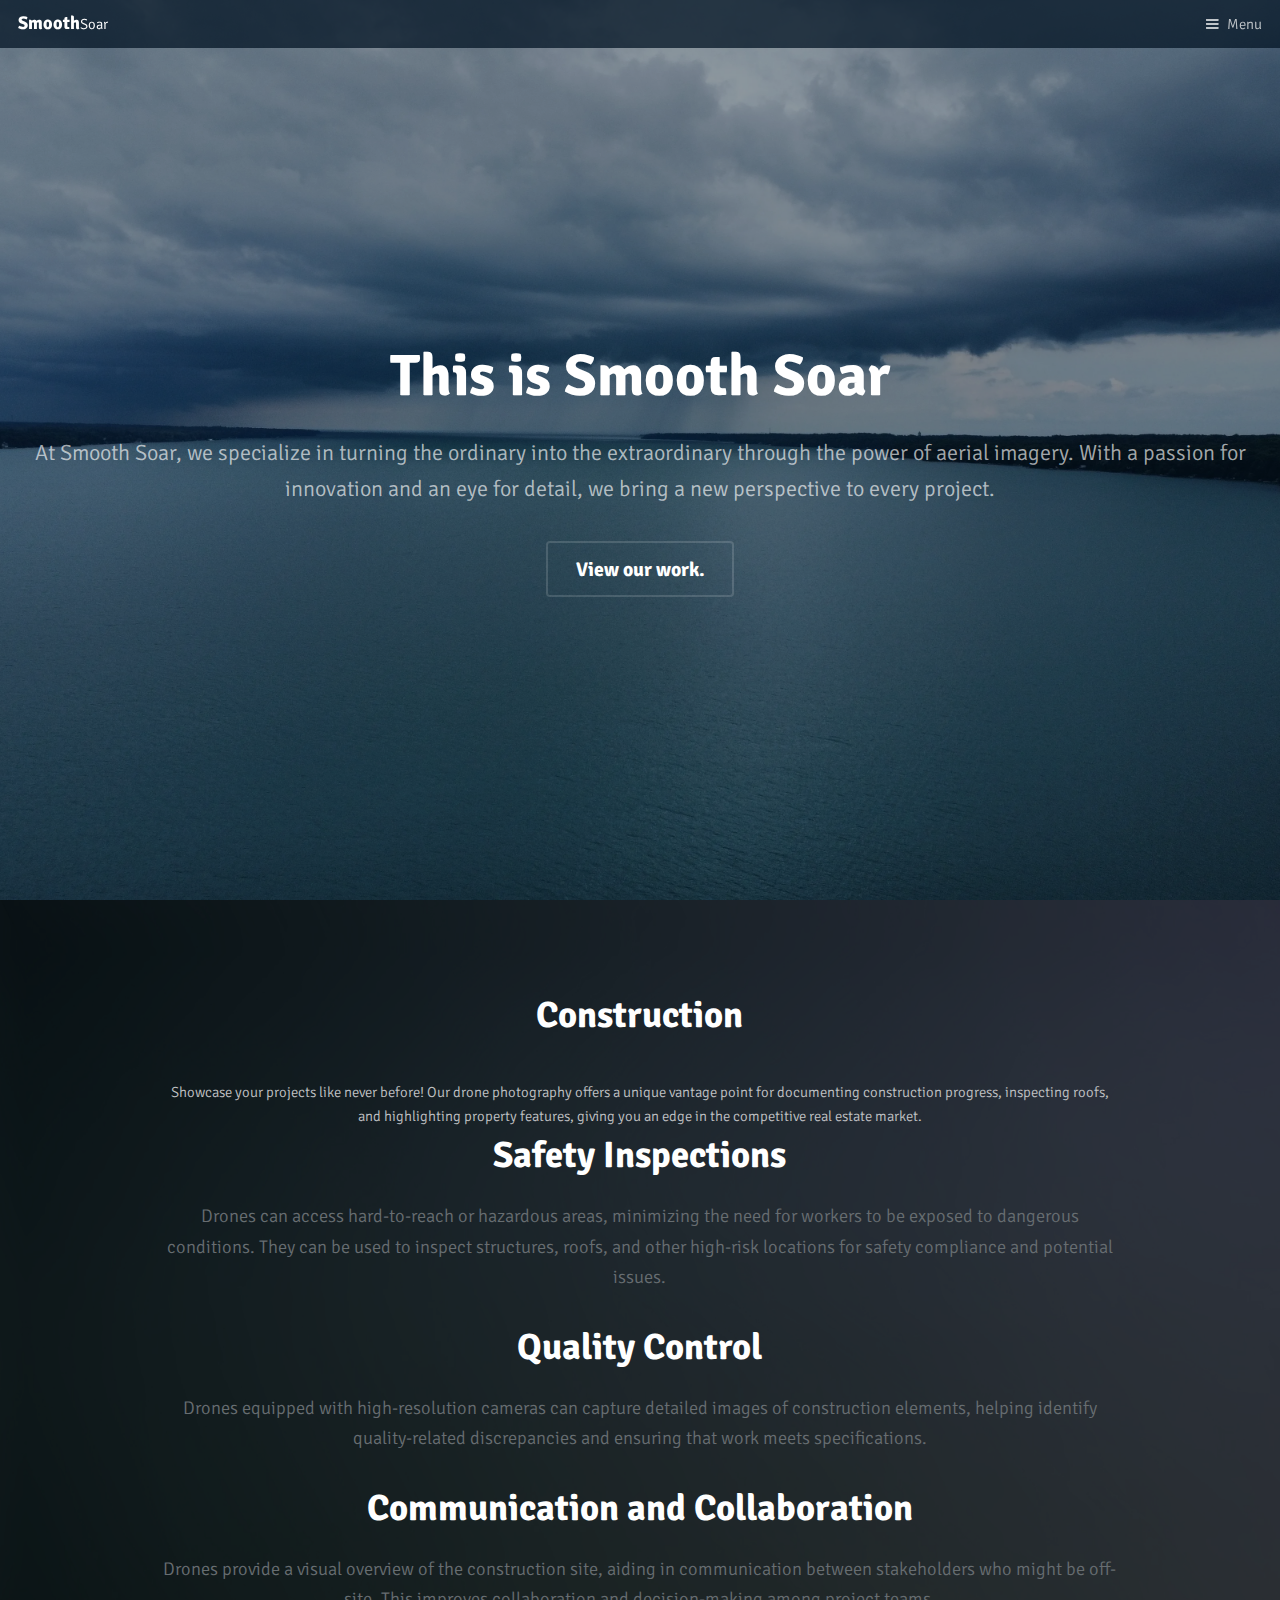
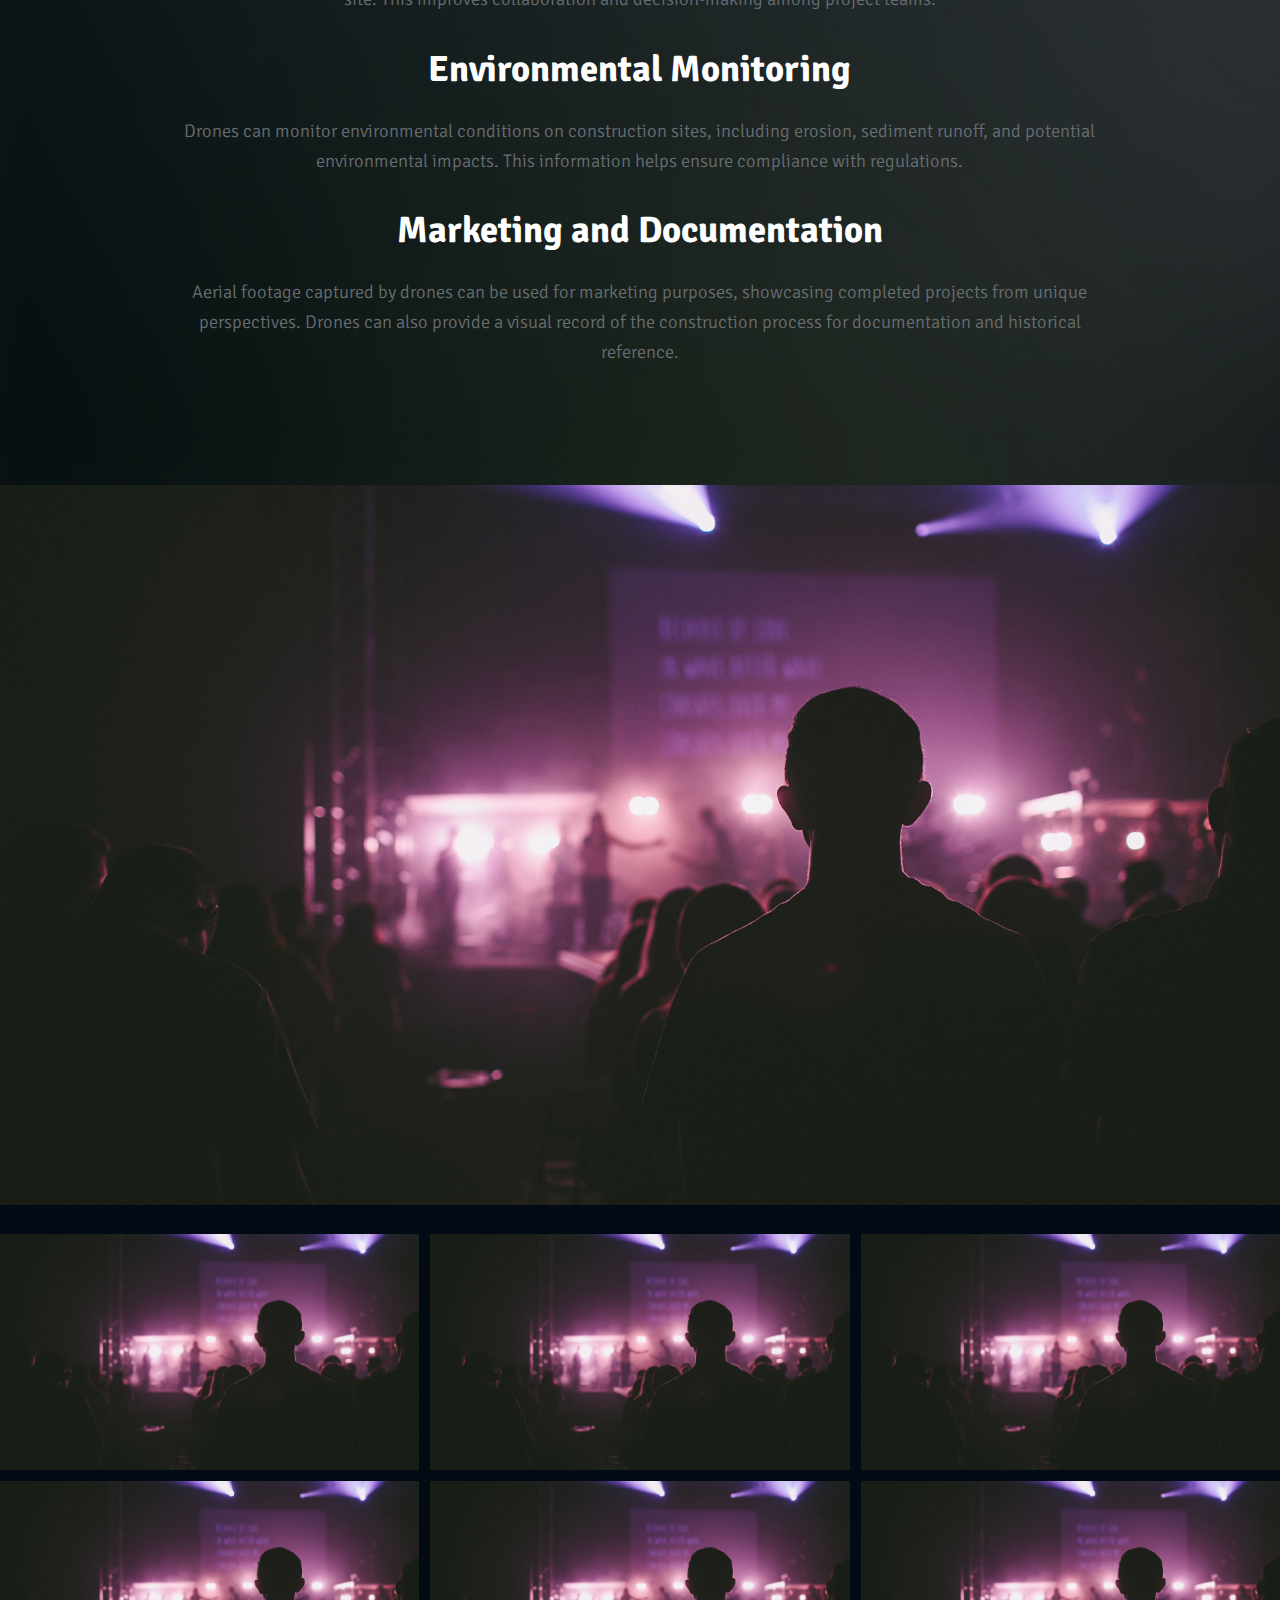
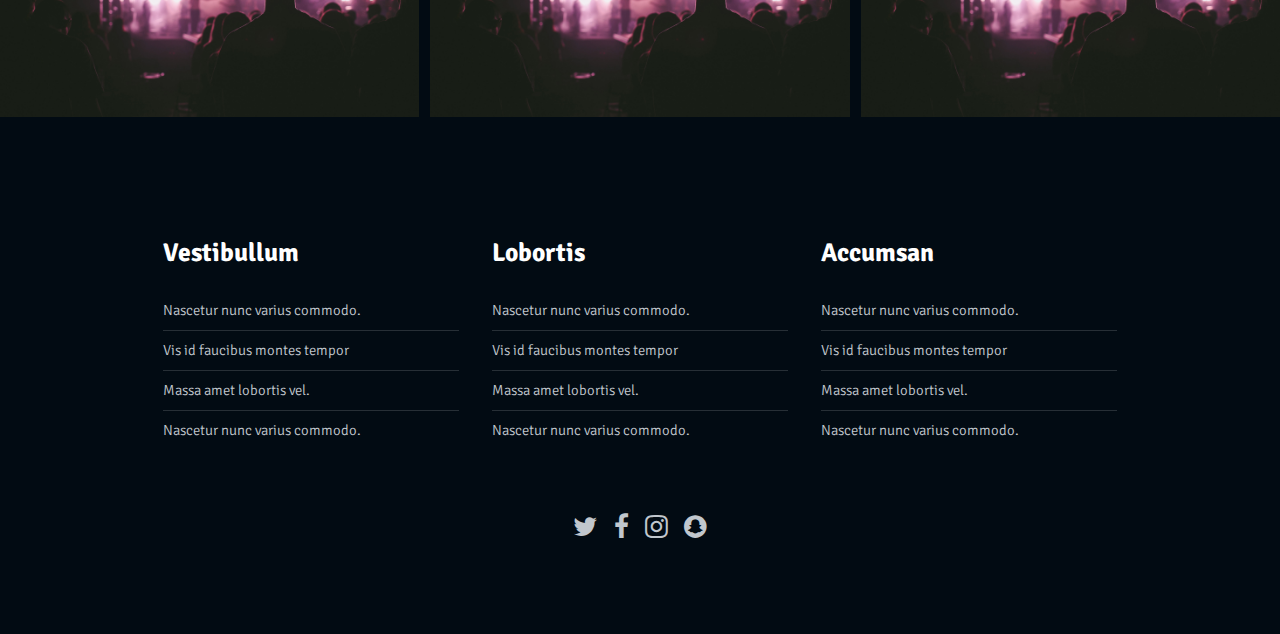
<file: construction.html>
<!DOCTYPE HTML>
<!--
	Smooth Soar  by TEMPLATED
	templated.co @templatedco
	Released for free under the Creative Commons Attribution 3.0 license (templated.co/license)
-->
<html>
	<head>
		<title>Smooth Soar</title>
		<meta charset="utf-8" />
		<meta name="viewport" content="width=device-width, initial-scale=1" />
		<link rel="stylesheet" href="assets/css/main.css" />
	</head>
	<body>

		<!-- Header -->
			<header id="header">
				<h1><a href="/">Smooth<span>Soar</span></a></h1>
				<a href="#menu">Menu</a>
			</header>

		<!-- Nav -->
			<nav id="menu">
				<ul class="links">
					<li><a href="index.html">Home</a></li>
					<li><a href="services.html">Services</a></li>
					<li><a href="contact.html">Contact us</a></li>
				</ul>
			</nav>

			<!-- Banner -->
			<!--
				To use a video as your background, set data-video to the name of your video without
				its extension (eg. images/banner). Your video must be available in both .mp4 and .webm
				formats to work correctly.
			-->
				<section id="banner" data-video="images/banner">
					<div class="inner">
						<header>
							<h1>This is Smooth Soar </h1>
							<p>At Smooth Soar, we specialize in turning the ordinary into the extraordinary through the power of aerial imagery.
                                With a passion for innovation and an eye for detail, we bring a new perspective to every project.</p>
						</header>
						<a href="#main" class="button big alt scrolly">View our work.</a>
					</div>

				</section>

<!--- #MAIN -->
<div id="main">
<!--- #MAIN -->
    
        <section class="wrapper">
            <div class="inner">
            <header class="align-center">
                <h2>Construction</h2>
                Showcase your projects like never before! Our drone photography offers a unique vantage point for documenting construction progress, 
                inspecting roofs, and highlighting property features, giving you an edge in the competitive real estate market.
                <h2>Safety Inspections</h2>
                    <p>Drones can access hard-to-reach or hazardous areas, minimizing the need for workers to be exposed to dangerous conditions. 
                       They can be used to inspect structures, roofs, and other high-risk locations for safety compliance and potential issues.</p>
                <h2>Quality Control</h2>
                    <p>Drones equipped with high-resolution cameras can capture detailed images of construction elements, 
                       helping identify quality-related discrepancies and ensuring that work meets specifications.</p>
                <h2>Communication and Collaboration</h2>
                    <p>Drones provide a visual overview of the construction site, aiding in communication between stakeholders who might be off-site. 
                       This improves collaboration and decision-making among project teams.</p>
                <h2>Environmental Monitoring</h2>
                    <p>Drones can monitor environmental conditions on construction sites, including erosion, sediment runoff, and potential environmental impacts. 
                       This information helps ensure compliance with regulations.</p>
                <h2>Marketing and Documentation</h2>
                    <p>Aerial footage captured by drones can be used for marketing purposes, showcasing completed projects from unique perspectives. 
                       Drones can also provide a visual record of the construction process for documentation and historical reference.</p>
                </header>
        </div>
    
    </div>
            <!-- Break -->
    <span class="image fit"><img src="images/pic01.jpg" alt=""></span>
    <div class="box alt">
        <div class="row 50% uniform">
            <div class="4u"><span class="image fit"><img src="images/pic01.jpg" alt=""></span></div>
            <div class="4u"><span class="image fit"><img src="images/pic01.jpg" alt=""></span></div>
            <div class="4u$"><span class="image fit"><img src="images/pic01.jpg" alt=""></span></div>
            <!-- Break -->
            <div class="4u"><span class="image fit"><img src="images/pic01.jpg" alt=""></span></div>
            <div class="4u"><span class="image fit"><img src="images/pic01.jpg" alt=""></span></div>
            <div class="4u$"><span class="image fit"><img src="images/pic01.jpg" alt=""></span></div>
            <!-- Break -->
        </div>
    </div>
            </header>
</div>
</div>

<!-- Footer -->
<footer id="footer">
    <div class="inner">
        <div class="flex flex-3">
            <div class="col">
                <h3>Vestibullum</h3>
                <ul class="alt">
                    <li><a href="#">Nascetur nunc varius commodo.</a></li>
                    <li><a href="#">Vis id faucibus montes tempor</a></li>
                    <li><a href="#">Massa amet lobortis vel.</a></li>
                    <li><a href="#">Nascetur nunc varius commodo.</a></li>
                </ul>
            </div>
            <div class="col">
                <h3>Lobortis</h3>
                <ul class="alt">
                    <li><a href="#">Nascetur nunc varius commodo.</a></li>
                    <li><a href="#">Vis id faucibus montes tempor</a></li>
                    <li><a href="#">Massa amet lobortis vel.</a></li>
                    <li><a href="#">Nascetur nunc varius commodo.</a></li>
                </ul>
            </div>
            <div class="col">
                <h3>Accumsan</h3>
                <ul class="alt">
                    <li><a href="#">Nascetur nunc varius commodo.</a></li>
                    <li><a href="#">Vis id faucibus montes tempor</a></li>
                    <li><a href="#">Massa amet lobortis vel.</a></li>
                    <li><a href="#">Nascetur nunc varius commodo.</a></li>
                </ul>
            </div>
        </div>
    </div>
    <div class="copyright">
        <ul class="icons">
            <li><a href="#" class="icon fa-twitter"><span class="label">Twitter</span></a></li>
            <li><a href="#" class="icon fa-facebook"><span class="label">Facebook</span></a></li>
            <li><a href="#" class="icon fa-instagram"><span class="label">Instagram</span></a></li>
            <li><a href="#" class="icon fa-snapchat"><span class="label">Snapchat</span></a></li>
        </ul>
    </div>
</footer>
<!-- Scripts -->
<script src="assets/js/jquery.min.js"></script>
<script src="assets/js/jquery.scrolly.min.js"></script>
<script src="assets/js/skel.min.js"></script>
<script src="assets/js/util.js"></script>
<script src="assets/js/main.js"></script>

</body>
</html>
</file>
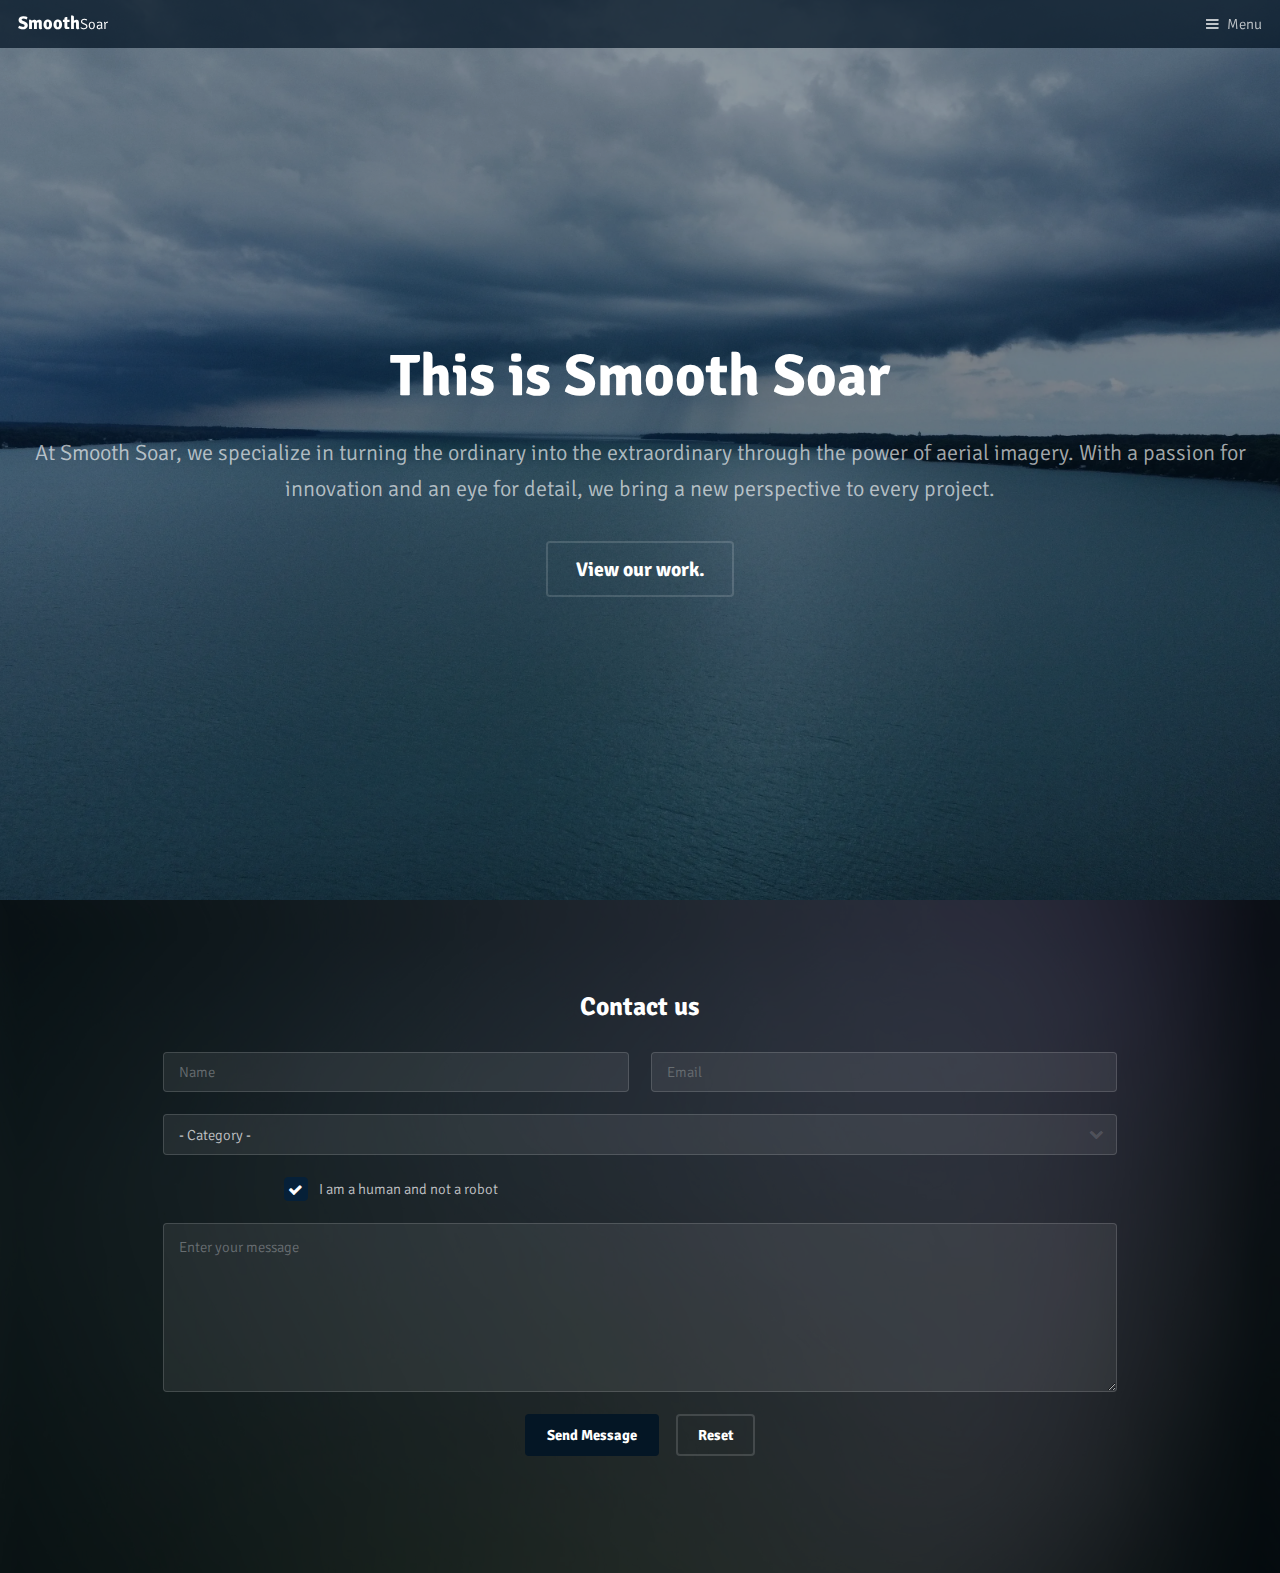
<file: contact.html>
<!DOCTYPE HTML>
<!--
	Smooth Soar  by TEMPLATED
	templated.co @templatedco
	Released for free under the Creative Commons Attribution 3.0 license (templated.co/license)
-->
<html>
	<head>
		<title>Smooth Soar</title>
		<meta charset="utf-8" />
		<meta name="viewport" content="width=device-width, initial-scale=1" />
		<link rel="stylesheet" href="assets/css/main.css" />
	</head>
	<body>

		<!-- Header -->
			<header id="header">
				<h1><a href="/">Smooth<span>Soar</span></a></h1>
				<a href="#menu">Menu</a>
			</header>

		<!-- Nav -->
			<nav id="menu">
				<ul class="links">
					<li><a href="index.html">Home</a></li>
					<li><a href="services.html">Services</a></li>
					<li><a href="elements.html">Contact us</a></li>
				</ul>
			</nav>

			<!-- Banner -->
			<!--
				To use a video as your background, set data-video to the name of your video without
				its extension (eg. images/banner). Your video must be available in both .mp4 and .webm
				formats to work correctly.
			-->
				<section id="banner" data-video="images/banner">
					<div class="inner">
						<header>
							<h1>This is Smooth Soar </h1>
							<p>At Smooth Soar, we specialize in turning the ordinary into the extraordinary through the power of aerial imagery.
                                With a passion for innovation and an eye for detail, we bring a new perspective to every project.</p>
						</header>
						<a href="#main" class="button big alt scrolly">View our work.</a>
					</div>

				</section>

<!--- #MAIN -->
<div id="main">
<!--- #MAIN -->

    <section class="wrapper">
        <div class="inner">
        <header class="align-center">

            <h3>Contact us</h3>

            <form method="post" action="https://formspree.io/f/xnqenark">
                <div class="row uniform">
                    <div class="6u 12u$(xsmall)">
                        <input type="text" name="name" id="name" value="" placeholder="Name">
                        <div data-lastpass-icon-root="true" style="position: relative !important; height: 0px !important; width: 0px !important; float: left !important;"></div></div>
                    <div class="6u$ 12u$(xsmall)">
                        <input type="email" name="email" id="email" value="" placeholder="Email">
                    </div>
                    <!-- Break -->
                    <div class="12u$">
                        <div class="select-wrapper">
                            <select name="category" id="category">
                                <option value="">- Category -</option>
                                <option value="1">Real estate</option>
                                <option value="1">Contruction</option>
                                <option value="1">Agricultural</option>
                                <option value="1">Other</option>
                            </select>
                        </div>
                    </div>
                    <!-- Break -->
                    <div class="6u$ 12u$(small)">
                        <input type="checkbox" id="human" name="humanVerification" checked="">
                        <label for="human">I am a human and not a robot</label>
                    </div>
                    <!-- Break -->
                    <div class="12u$">
                        <textarea name="messageContent" id="message" placeholder="Enter your message" rows="6" data-gramm="false" wt-ignore-input="true"></textarea>
                    </div>
                    <!-- Break -->
                    <div class="12u$">
                        <ul class="actions">
                            <li><input type="submit" name="submitEmail" value="Send Message"></li>
                            <li><input type="reset" name="ResetEmail" value="Reset" class="alt"></li>
                        </ul>
                    </div>
                </div>
            </form>
            </header>
    </div>

</div>

<!-- Scripts -->
<script src="assets/js/jquery.min.js"></script>
<script src="assets/js/jquery.scrolly.min.js"></script>
<script src="assets/js/skel.min.js"></script>
<script src="assets/js/util.js"></script>
<script src="assets/js/main.js"></script>
    </body>
</html>
</file>
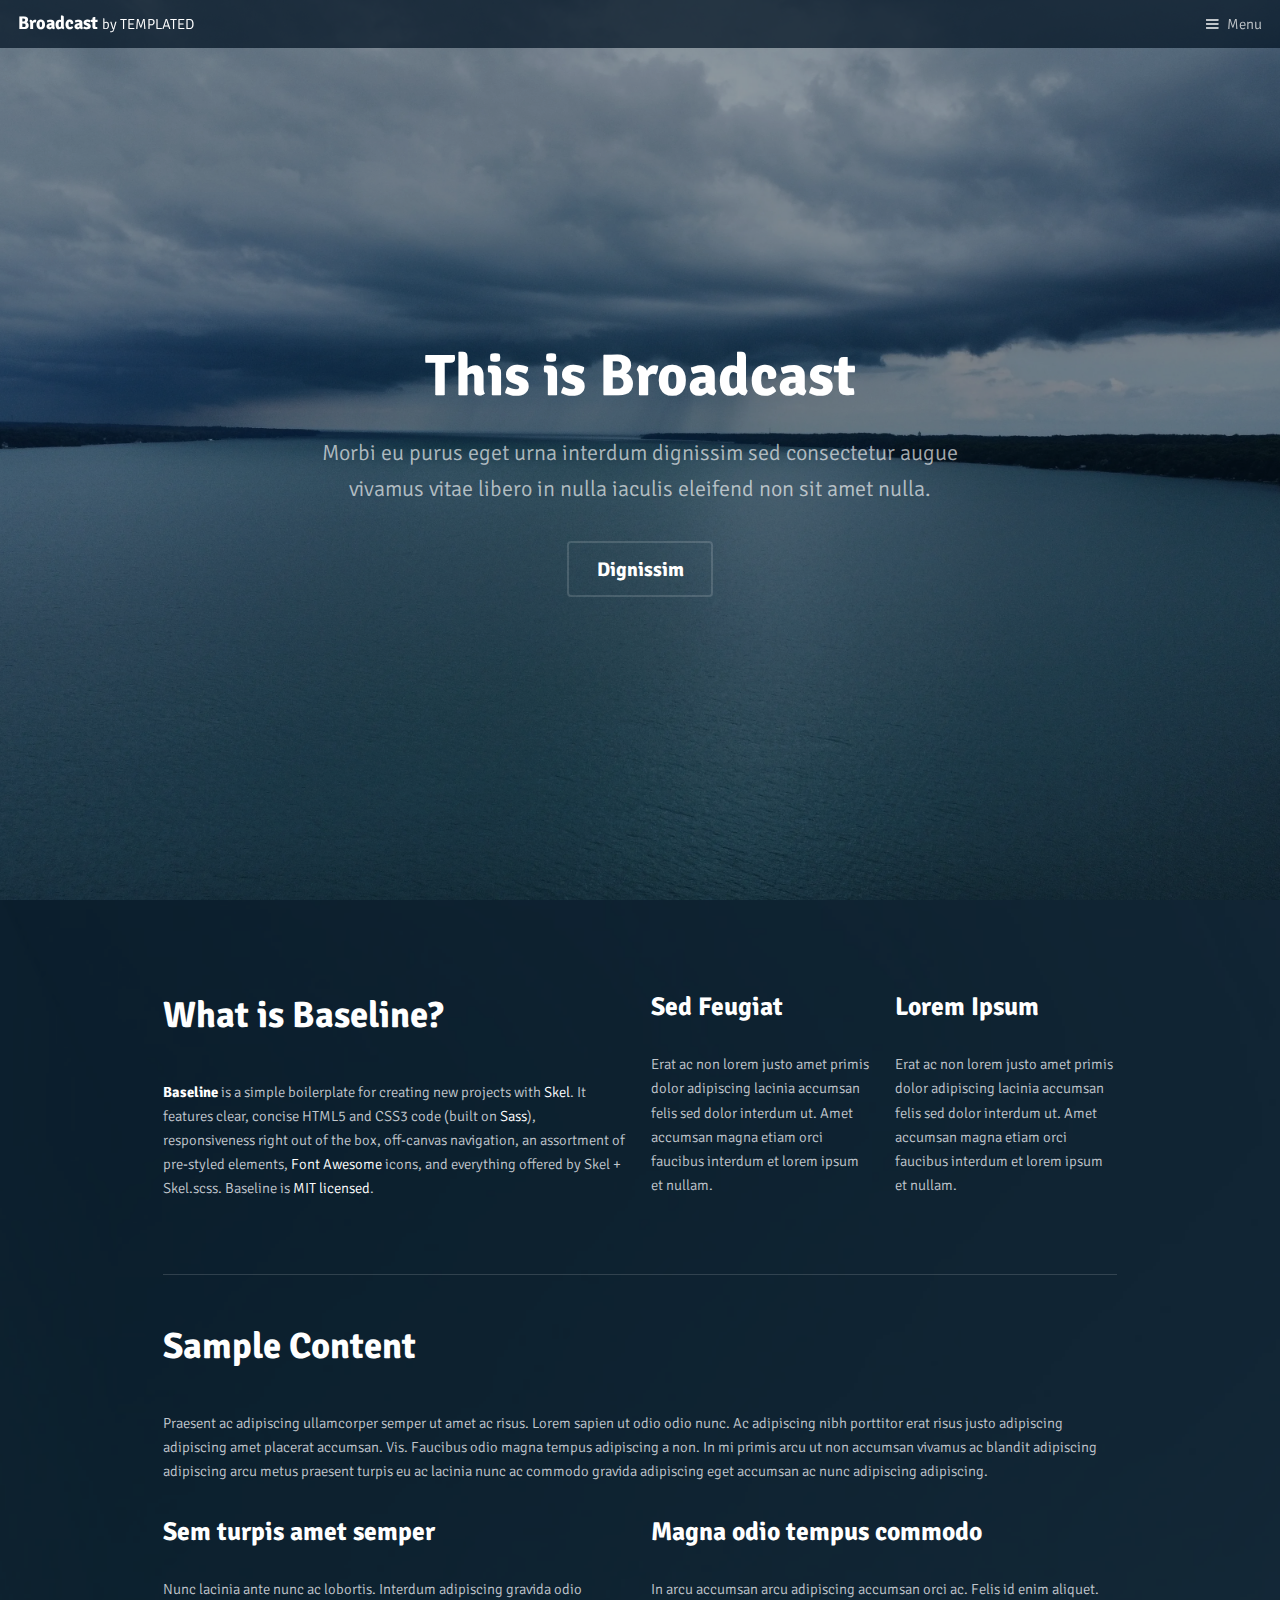
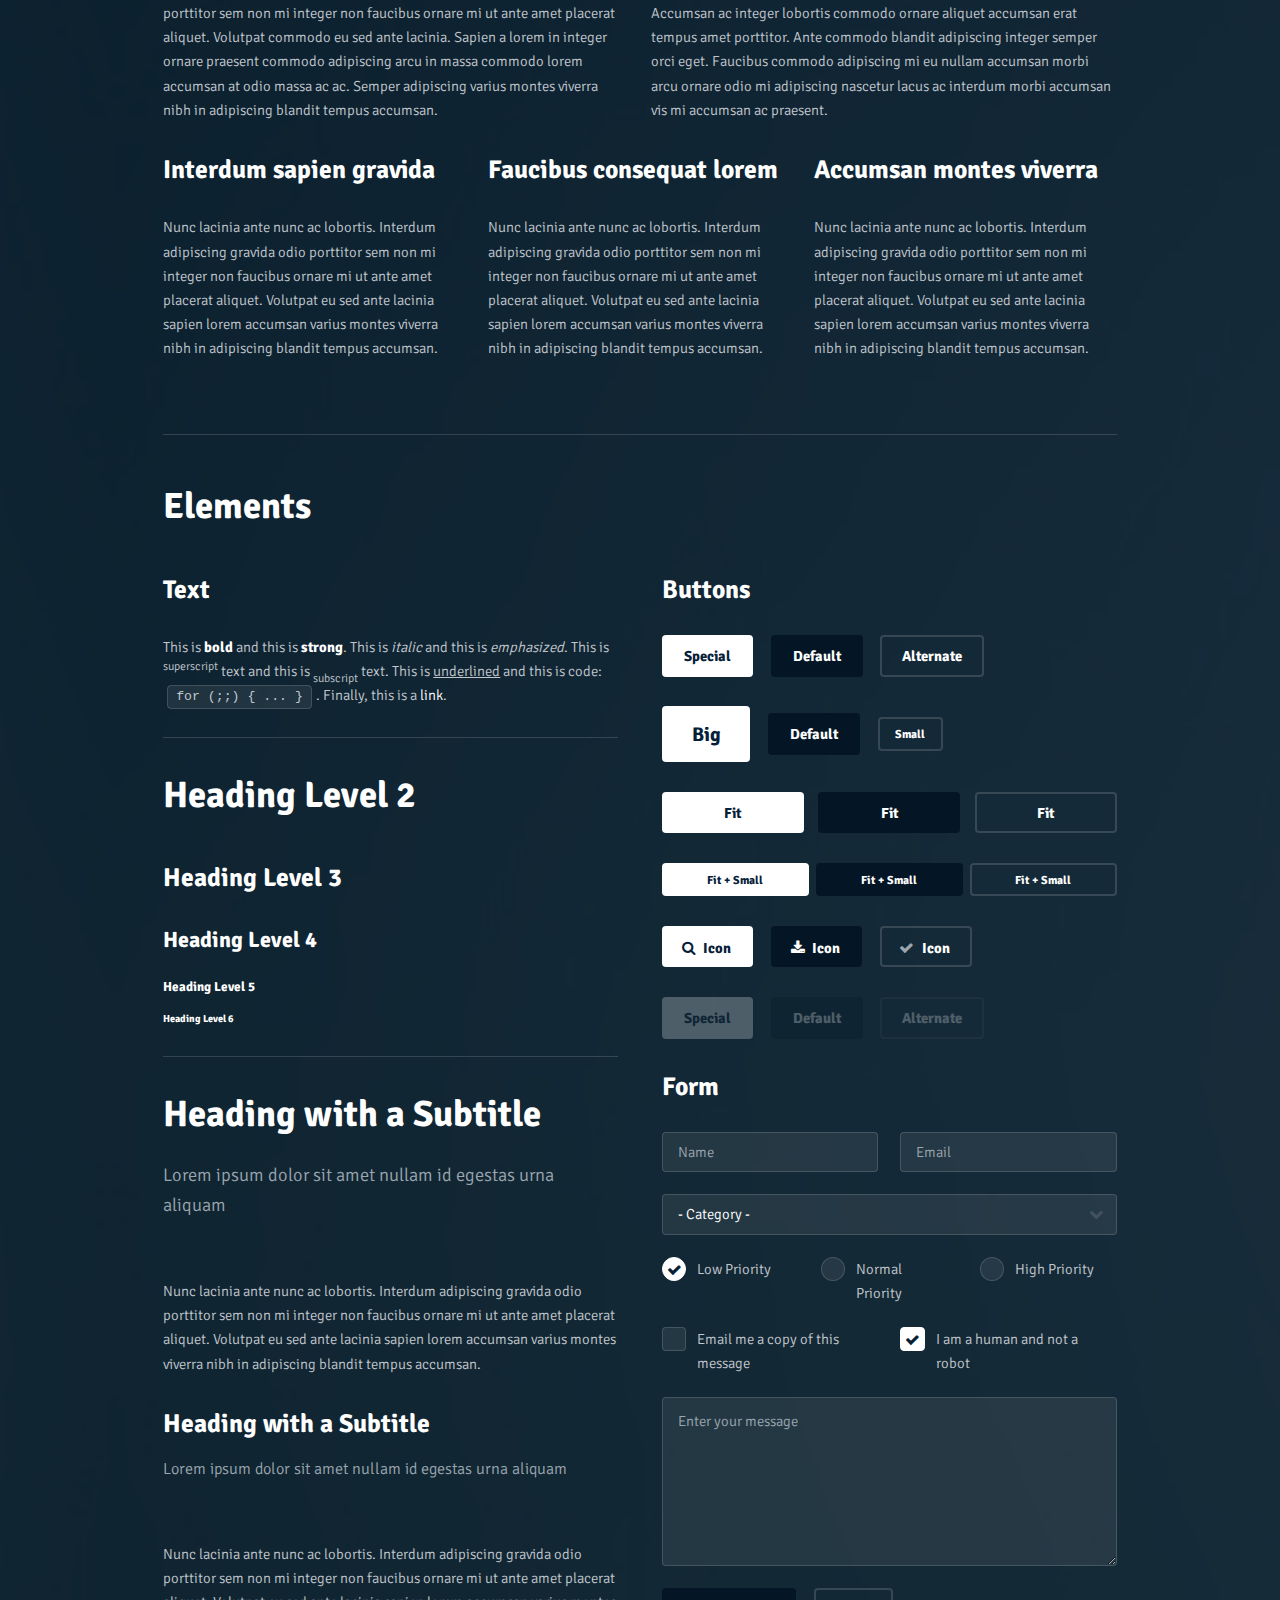
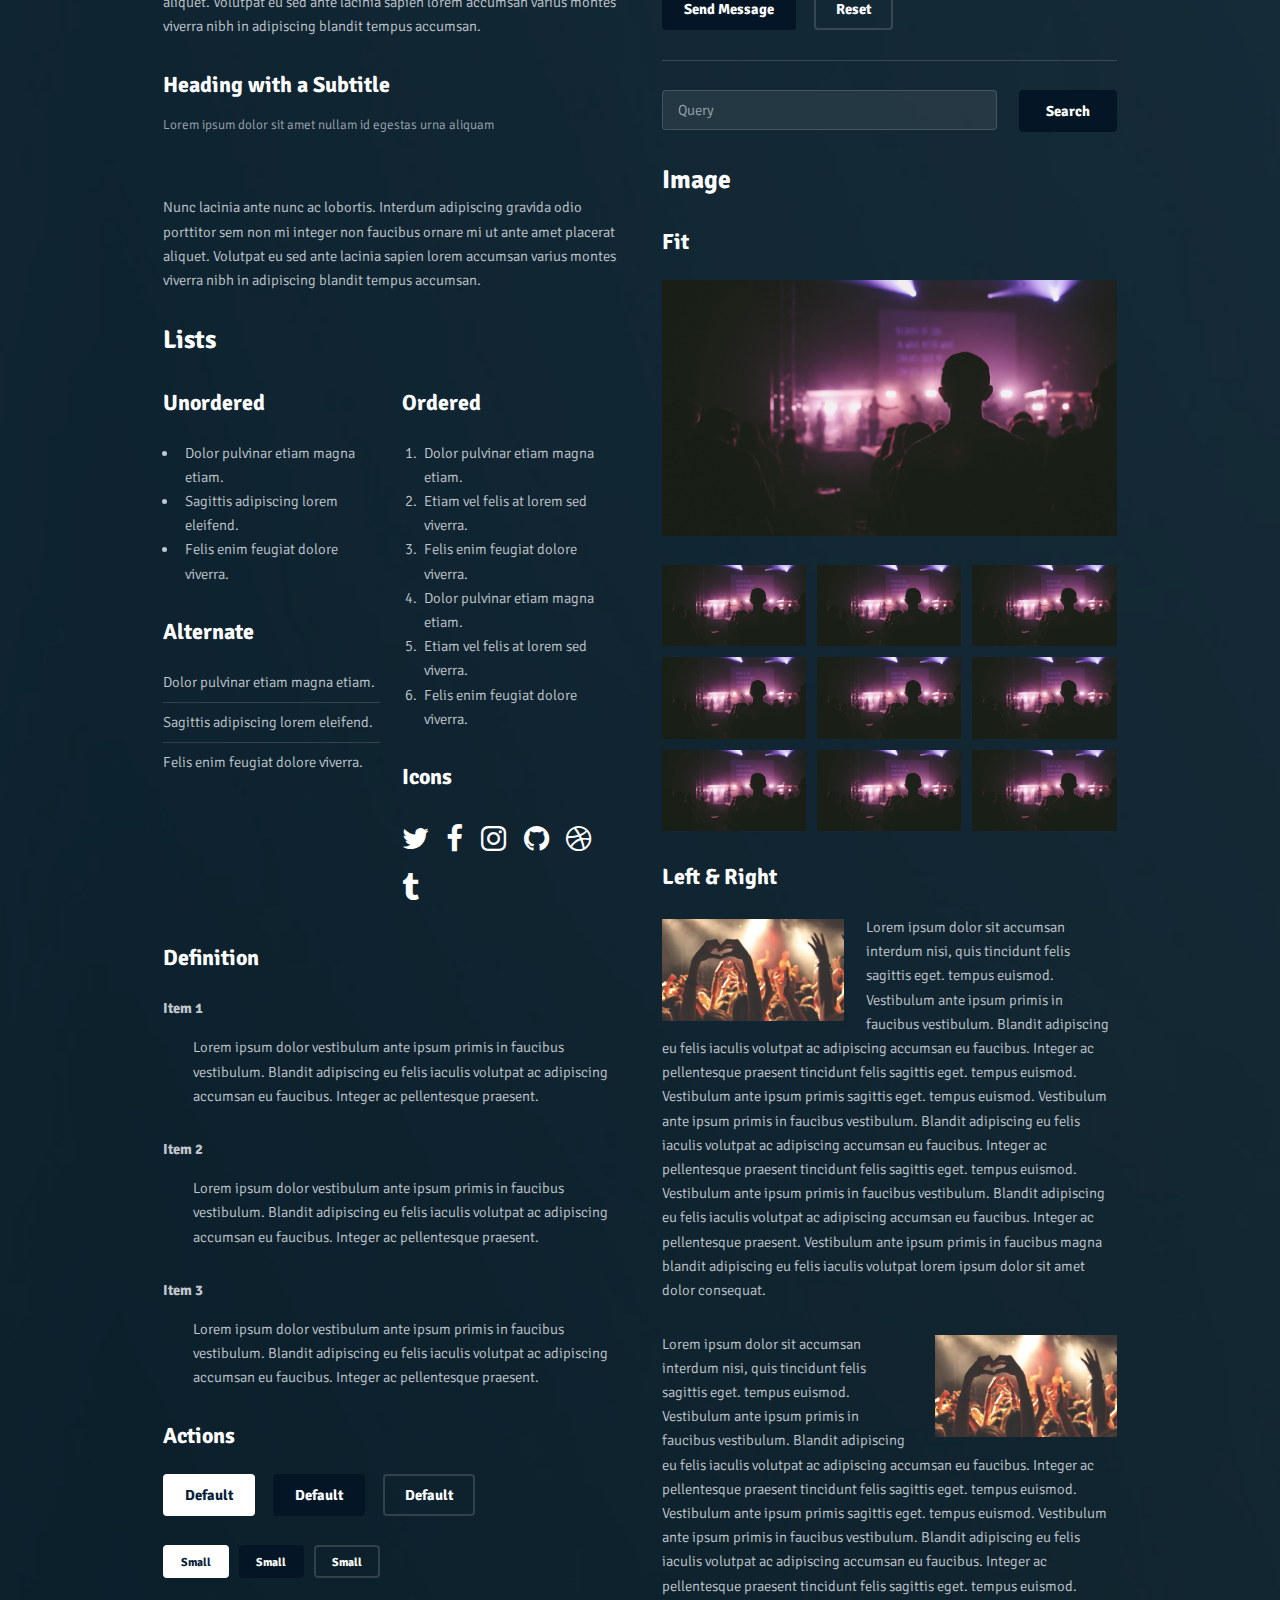
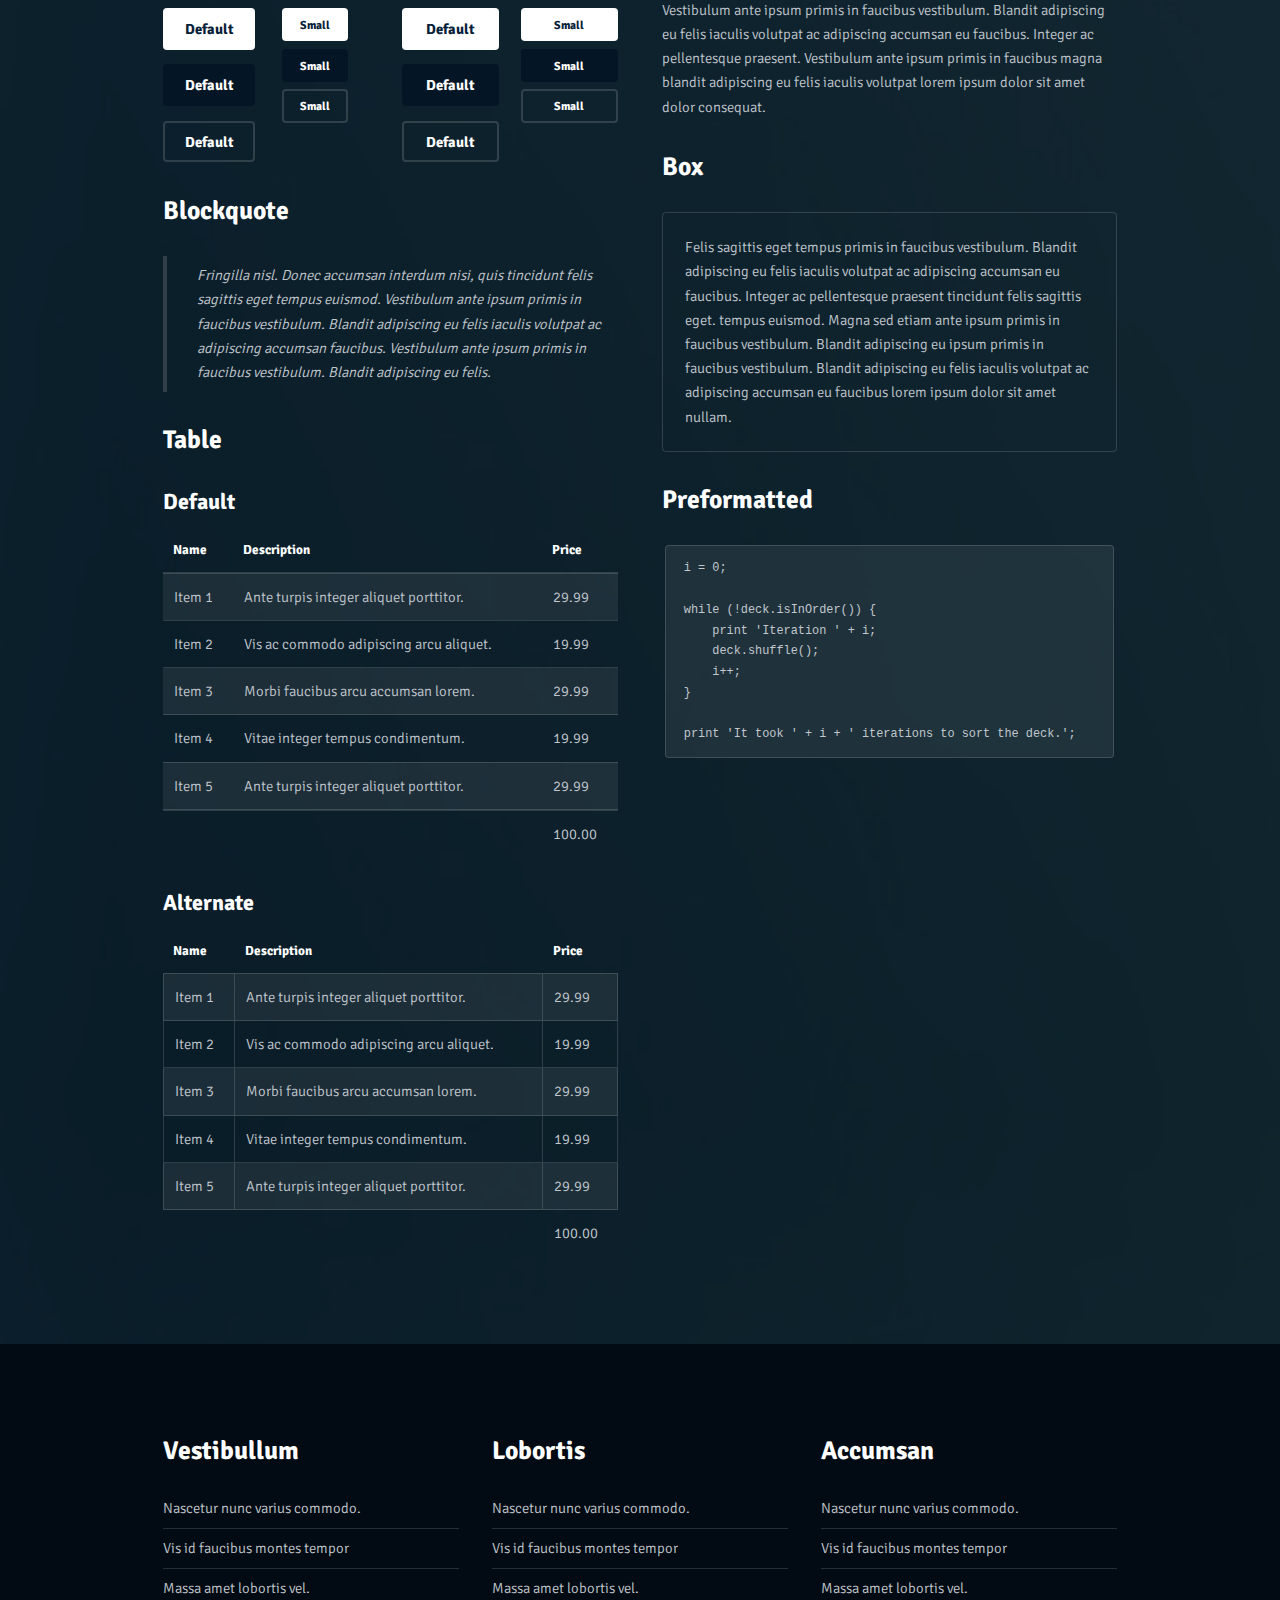
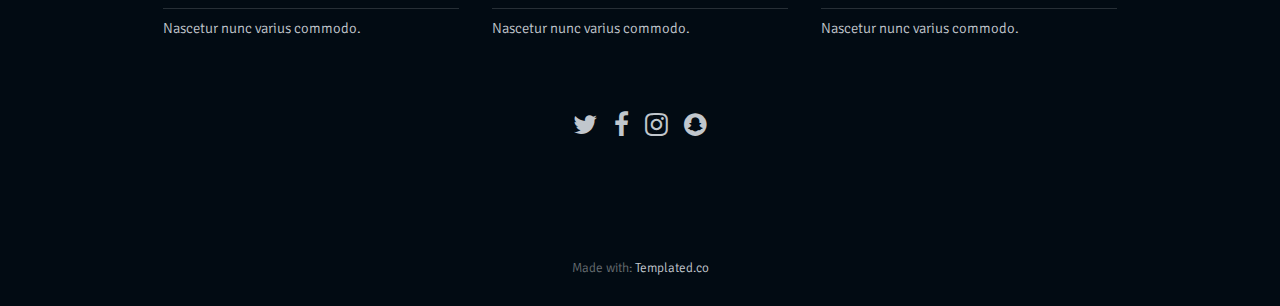
<file: elements.html>
<!DOCTYPE HTML>
<!--
	Broadcast by TEMPLATED
	templated.co @templatedco
	Released for free under the Creative Commons Attribution 3.0 license (templated.co/license)
-->
<html>
<head>
    <title>Elements - Broadcast by TEMPLATED</title>
    <meta charset="utf-8" />
    <meta name="viewport" content="width=device-width, initial-scale=1" />
    <link rel="stylesheet" href="assets/css/main.css" />
</head>
<body>

<!-- Header -->
<header id="header">
    <h1><a href="#">Broadcast <span>by TEMPLATED</span></a></h1>
    <a href="#menu">Menu</a>
</header>

<!-- Nav -->
<nav id="menu">
    <ul class="links">
        <li><a href="index.html">Home</a></li>
        <li><a href="generic.html">Generic</a></li>
        <li><a href="elements.html">Elements</a></li>
    </ul>
</nav>

<!-- Banner -->
<!--
    To use a video as your background, set data-video to the name of your video without
    its extension (eg. images/banner). Your video must be available in both .mp4 and .webm
    formats to work correctly.
-->
<section id="banner" data-video="images/banner">
    <div class="inner">
        <header>
            <h1>This is Broadcast</h1>
            <p>Morbi eu purus eget urna interdum dignissim sed consectetur augue<br />
                vivamus vitae libero in nulla iaculis eleifend non sit amet nulla.</p>
        </header>
        <a href="#main" class="button big alt scrolly">Dignissim</a>
    </div>

</section>

<!-- Main -->
<div id="main">
    <section class="wrapper style1">
        <div class="inner">

            <!-- Intro -->
            <div class="row">
                <section class="6u 12u$(medium)">
                    <h2>What is Baseline?</h2>
                    <p><strong>Baseline</strong> is a simple boilerplate for creating new projects with <a href="http://skel.io">Skel</a>. It features clear, concise HTML5 and CSS3 code (built on <a href="http://sass-lang.com">Sass</a>), responsiveness right out of the box, off-canvas navigation, an assortment of pre-styled elements, <a href="http://fontawesome.io">Font Awesome</a> icons, and everything offered by Skel + Skel.scss. Baseline is <a href="http://skel.io/license">MIT licensed</a>.</p>
                </section>
                <section class="3u 6u(medium) 12u$(small)">
                    <h3>Sed Feugiat</h3>
                    <p>Erat ac non lorem justo amet primis dolor adipiscing lacinia accumsan felis sed dolor interdum ut. Amet accumsan magna etiam orci faucibus interdum et lorem ipsum et nullam.</p>
                </section>
                <section class="3u$ 6u$(medium) 12u$(small)">
                    <h3>Lorem Ipsum</h3>
                    <p>Erat ac non lorem justo amet primis dolor adipiscing lacinia accumsan felis sed dolor interdum ut. Amet accumsan magna etiam orci faucibus interdum et lorem ipsum et nullam.</p>
                </section>
            </div>

            <hr class="major">

            <!-- Content -->
            <h2 id="content">Sample Content</h2>
            <p>Praesent ac adipiscing ullamcorper semper ut amet ac risus. Lorem sapien ut odio odio nunc. Ac adipiscing nibh porttitor erat risus justo adipiscing adipiscing amet placerat accumsan. Vis. Faucibus odio magna tempus adipiscing a non. In mi primis arcu ut non accumsan vivamus ac blandit adipiscing adipiscing arcu metus praesent turpis eu ac lacinia nunc ac commodo gravida adipiscing eget accumsan ac nunc adipiscing adipiscing.</p>
            <div class="row">
                <div class="6u 12u$(small)">
                    <h3>Sem turpis amet semper</h3>
                    <p>Nunc lacinia ante nunc ac lobortis. Interdum adipiscing gravida odio porttitor sem non mi integer non faucibus ornare mi ut ante amet placerat aliquet. Volutpat commodo eu sed ante lacinia. Sapien a lorem in integer ornare praesent commodo adipiscing arcu in massa commodo lorem accumsan at odio massa ac ac. Semper adipiscing varius montes viverra nibh in adipiscing blandit tempus accumsan.</p>
                </div>
                <div class="6u$ 12u$(small)">
                    <h3>Magna odio tempus commodo</h3>
                    <p>In arcu accumsan arcu adipiscing accumsan orci ac. Felis id enim aliquet. Accumsan ac integer lobortis commodo ornare aliquet accumsan erat tempus amet porttitor. Ante commodo blandit adipiscing integer semper orci eget. Faucibus commodo adipiscing mi eu nullam accumsan morbi arcu ornare odio mi adipiscing nascetur lacus ac interdum morbi accumsan vis mi accumsan ac praesent.</p>
                </div>
                <!-- Break -->
                <div class="4u 12u$(medium)">
                    <h3>Interdum sapien gravida</h3>
                    <p>Nunc lacinia ante nunc ac lobortis. Interdum adipiscing gravida odio porttitor sem non mi integer non faucibus ornare mi ut ante amet placerat aliquet. Volutpat eu sed ante lacinia sapien lorem accumsan varius montes viverra nibh in adipiscing blandit tempus accumsan.</p>
                </div>
                <div class="4u 12u$(medium)">
                    <h3>Faucibus consequat lorem</h3>
                    <p>Nunc lacinia ante nunc ac lobortis. Interdum adipiscing gravida odio porttitor sem non mi integer non faucibus ornare mi ut ante amet placerat aliquet. Volutpat eu sed ante lacinia sapien lorem accumsan varius montes viverra nibh in adipiscing blandit tempus accumsan.</p>
                </div>
                <div class="4u$ 12u$(medium)">
                    <h3>Accumsan montes viverra</h3>
                    <p>Nunc lacinia ante nunc ac lobortis. Interdum adipiscing gravida odio porttitor sem non mi integer non faucibus ornare mi ut ante amet placerat aliquet. Volutpat eu sed ante lacinia sapien lorem accumsan varius montes viverra nibh in adipiscing blandit tempus accumsan.</p>
                </div>
            </div>

            <hr class="major">

            <!-- Elements -->
            <h2 id="elements">Elements</h2>
            <div class="row 200%">
                <div class="6u 12u$(medium)">

                    <!-- Text stuff -->
                    <h3>Text</h3>
                    <p>This is <b>bold</b> and this is <strong>strong</strong>. This is <i>italic</i> and this is <em>emphasized</em>.
                        This is <sup>superscript</sup> text and this is <sub>subscript</sub> text.
                        This is <u>underlined</u> and this is code: <code>for (;;) { ... }</code>.
                        Finally, this is a <a href="#">link</a>.</p>
                    <hr>
                    <h2>Heading Level 2</h2>
                    <h3>Heading Level 3</h3>
                    <h4>Heading Level 4</h4>
                    <h5>Heading Level 5</h5>
                    <h6>Heading Level 6</h6>
                    <hr>
                    <header>
                        <h2>Heading with a Subtitle</h2>
                        <p>Lorem ipsum dolor sit amet nullam id egestas urna aliquam</p>
                    </header>
                    <p>Nunc lacinia ante nunc ac lobortis. Interdum adipiscing gravida odio porttitor sem non mi integer non faucibus ornare mi ut ante amet placerat aliquet. Volutpat eu sed ante lacinia sapien lorem accumsan varius montes viverra nibh in adipiscing blandit tempus accumsan.</p>
                    <header>
                        <h3>Heading with a Subtitle</h3>
                        <p>Lorem ipsum dolor sit amet nullam id egestas urna aliquam</p>
                    </header>
                    <p>Nunc lacinia ante nunc ac lobortis. Interdum adipiscing gravida odio porttitor sem non mi integer non faucibus ornare mi ut ante amet placerat aliquet. Volutpat eu sed ante lacinia sapien lorem accumsan varius montes viverra nibh in adipiscing blandit tempus accumsan.</p>
                    <header>
                        <h4>Heading with a Subtitle</h4>
                        <p>Lorem ipsum dolor sit amet nullam id egestas urna aliquam</p>
                    </header>
                    <p>Nunc lacinia ante nunc ac lobortis. Interdum adipiscing gravida odio porttitor sem non mi integer non faucibus ornare mi ut ante amet placerat aliquet. Volutpat eu sed ante lacinia sapien lorem accumsan varius montes viverra nibh in adipiscing blandit tempus accumsan.</p>

                    <!-- Lists -->
                    <h3>Lists</h3>
                    <div class="row">
                        <div class="6u 12u$(small)">

                            <h4>Unordered</h4>
                            <ul>
                                <li>Dolor pulvinar etiam magna etiam.</li>
                                <li>Sagittis adipiscing lorem eleifend.</li>
                                <li>Felis enim feugiat dolore viverra.</li>
                            </ul>

                            <h4>Alternate</h4>
                            <ul class="alt">
                                <li>Dolor pulvinar etiam magna etiam.</li>
                                <li>Sagittis adipiscing lorem eleifend.</li>
                                <li>Felis enim feugiat dolore viverra.</li>
                            </ul>

                        </div>
                        <div class="6u$ 12u$(small)">

                            <h4>Ordered</h4>
                            <ol>
                                <li>Dolor pulvinar etiam magna etiam.</li>
                                <li>Etiam vel felis at lorem sed viverra.</li>
                                <li>Felis enim feugiat dolore viverra.</li>
                                <li>Dolor pulvinar etiam magna etiam.</li>
                                <li>Etiam vel felis at lorem sed viverra.</li>
                                <li>Felis enim feugiat dolore viverra.</li>
                            </ol>

                            <h4>Icons</h4>
                            <ul class="icons">
                                <li><a href="#" class="icon fa-twitter"><span class="label">Twitter</span></a></li>
                                <li><a href="#" class="icon fa-facebook"><span class="label">Facebook</span></a></li>
                                <li><a href="#" class="icon fa-instagram"><span class="label">Instagram</span></a></li>
                                <li><a href="#" class="icon fa-github"><span class="label">Github</span></a></li>
                                <li><a href="#" class="icon fa-dribbble"><span class="label">Dribbble</span></a></li>
                                <li><a href="#" class="icon fa-tumblr"><span class="label">Tumblr</span></a></li>
                            </ul>

                        </div>
                    </div>
                    <h4>Definition</h4>
                    <dl>
                        <dt>Item 1</dt>
                        <dd>
                            <p>Lorem ipsum dolor vestibulum ante ipsum primis in faucibus vestibulum. Blandit adipiscing eu felis iaculis volutpat ac adipiscing accumsan eu faucibus. Integer ac pellentesque praesent.</p>
                        </dd>
                        <dt>Item 2</dt>
                        <dd>
                            <p>Lorem ipsum dolor vestibulum ante ipsum primis in faucibus vestibulum. Blandit adipiscing eu felis iaculis volutpat ac adipiscing accumsan eu faucibus. Integer ac pellentesque praesent.</p>
                        </dd>
                        <dt>Item 3</dt>
                        <dd>
                            <p>Lorem ipsum dolor vestibulum ante ipsum primis in faucibus vestibulum. Blandit adipiscing eu felis iaculis volutpat ac adipiscing accumsan eu faucibus. Integer ac pellentesque praesent.</p>
                        </dd>
                    </dl>

                    <h4>Actions</h4>
                    <ul class="actions">
                        <li><a href="#" class="button special">Default</a></li>
                        <li><a href="#" class="button">Default</a></li>
                        <li><a href="#" class="button alt">Default</a></li>
                    </ul>
                    <ul class="actions small">
                        <li><a href="#" class="button special small">Small</a></li>
                        <li><a href="#" class="button small">Small</a></li>
                        <li><a href="#" class="button alt small">Small</a></li>
                    </ul>
                    <div class="row">
                        <div class="3u 12u$(small)">
                            <ul class="actions vertical">
                                <li><a href="#" class="button special">Default</a></li>
                                <li><a href="#" class="button">Default</a></li>
                                <li><a href="#" class="button alt">Default</a></li>
                            </ul>
                        </div>
                        <div class="3u 12u$(small)">
                            <ul class="actions vertical small">
                                <li><a href="#" class="button special small">Small</a></li>
                                <li><a href="#" class="button small">Small</a></li>
                                <li><a href="#" class="button alt small">Small</a></li>
                            </ul>
                        </div>
                        <div class="3u 12u$(small)">
                            <ul class="actions vertical">
                                <li><a href="#" class="button special fit">Default</a></li>
                                <li><a href="#" class="button fit">Default</a></li>
                                <li><a href="#" class="button alt fit">Default</a></li>
                            </ul>
                        </div>
                        <div class="3u$ 12u$(small)">
                            <ul class="actions vertical small">
                                <li><a href="#" class="button special small fit">Small</a></li>
                                <li><a href="#" class="button small fit">Small</a></li>
                                <li><a href="#" class="button alt small fit">Small</a></li>
                            </ul>
                        </div>
                    </div>

                    <!-- Blockquote -->
                    <h3>Blockquote</h3>
                    <blockquote>Fringilla nisl. Donec accumsan interdum nisi, quis tincidunt felis sagittis eget tempus euismod. Vestibulum ante ipsum primis in faucibus vestibulum. Blandit adipiscing eu felis iaculis volutpat ac adipiscing accumsan faucibus. Vestibulum ante ipsum primis in faucibus vestibulum. Blandit adipiscing eu felis.</blockquote>

                    <!-- Table -->
                    <h3>Table</h3>

                    <h4>Default</h4>
                    <div class="table-wrapper">
                        <table>
                            <thead>
                            <tr>
                                <th>Name</th>
                                <th>Description</th>
                                <th>Price</th>
                            </tr>
                            </thead>
                            <tbody>
                            <tr>
                                <td>Item 1</td>
                                <td>Ante turpis integer aliquet porttitor.</td>
                                <td>29.99</td>
                            </tr>
                            <tr>
                                <td>Item 2</td>
                                <td>Vis ac commodo adipiscing arcu aliquet.</td>
                                <td>19.99</td>
                            </tr>
                            <tr>
                                <td>Item 3</td>
                                <td> Morbi faucibus arcu accumsan lorem.</td>
                                <td>29.99</td>
                            </tr>
                            <tr>
                                <td>Item 4</td>
                                <td>Vitae integer tempus condimentum.</td>
                                <td>19.99</td>
                            </tr>
                            <tr>
                                <td>Item 5</td>
                                <td>Ante turpis integer aliquet porttitor.</td>
                                <td>29.99</td>
                            </tr>
                            </tbody>
                            <tfoot>
                            <tr>
                                <td colspan="2"></td>
                                <td>100.00</td>
                            </tr>
                            </tfoot>
                        </table>
                    </div>

                    <h4>Alternate</h4>
                    <div class="table-wrapper">
                        <table class="alt">
                            <thead>
                            <tr>
                                <th>Name</th>
                                <th>Description</th>
                                <th>Price</th>
                            </tr>
                            </thead>
                            <tbody>
                            <tr>
                                <td>Item 1</td>
                                <td>Ante turpis integer aliquet porttitor.</td>
                                <td>29.99</td>
                            </tr>
                            <tr>
                                <td>Item 2</td>
                                <td>Vis ac commodo adipiscing arcu aliquet.</td>
                                <td>19.99</td>
                            </tr>
                            <tr>
                                <td>Item 3</td>
                                <td> Morbi faucibus arcu accumsan lorem.</td>
                                <td>29.99</td>
                            </tr>
                            <tr>
                                <td>Item 4</td>
                                <td>Vitae integer tempus condimentum.</td>
                                <td>19.99</td>
                            </tr>
                            <tr>
                                <td>Item 5</td>
                                <td>Ante turpis integer aliquet porttitor.</td>
                                <td>29.99</td>
                            </tr>
                            </tbody>
                            <tfoot>
                            <tr>
                                <td colspan="2"></td>
                                <td>100.00</td>
                            </tr>
                            </tfoot>
                        </table>
                    </div>

                </div>
                <div class="6u$ 12u$(medium)">

                    <!-- Buttons -->
                    <h3>Buttons</h3>
                    <ul class="actions">
                        <li><a href="#" class="button special">Special</a></li>
                        <li><a href="#" class="button">Default</a></li>
                        <li><a href="#" class="button alt">Alternate</a></li>
                    </ul>
                    <ul class="actions">
                        <li><a href="#" class="button special big">Big</a></li>
                        <li><a href="#" class="button">Default</a></li>
                        <li><a href="#" class="button alt small">Small</a></li>
                    </ul>
                    <ul class="actions fit">
                        <li><a href="#" class="button special fit">Fit</a></li>
                        <li><a href="#" class="button fit">Fit</a></li>
                        <li><a href="#" class="button alt fit">Fit</a></li>
                    </ul>
                    <ul class="actions fit small">
                        <li><a href="#" class="button special fit small">Fit + Small</a></li>
                        <li><a href="#" class="button fit small">Fit + Small</a></li>
                        <li><a href="#" class="button alt fit small">Fit + Small</a></li>
                    </ul>
                    <ul class="actions">
                        <li><a href="#" class="button special icon fa-search">Icon</a></li>
                        <li><a href="#" class="button icon fa-download">Icon</a></li>
                        <li><a href="#" class="button alt icon fa-check">Icon</a></li>
                    </ul>
                    <ul class="actions">
                        <li><span class="button special disabled">Special</span></li>
                        <li><span class="button disabled">Default</span></li>
                        <li><span class="button alt disabled">Alternate</span></li>
                    </ul>

                    <!-- Form -->
                    <h3>Form</h3>

                    <form method="post" action="#">
                        <div class="row uniform">
                            <div class="6u 12u$(xsmall)">
                                <input type="text" name="name" id="name" value="" placeholder="Name">
                                <div data-lastpass-icon-root="true" style="position: relative !important; height: 0px !important; width: 0px !important; float: left !important;"></div></div>
                            <div class="6u$ 12u$(xsmall)">
                                <input type="email" name="email" id="email" value="" placeholder="Email">
                            </div>
                            <!-- Break -->
                            <div class="12u$">
                                <div class="select-wrapper">
                                    <select name="category" id="category">
                                        <option value="">- Category -</option>
                                        <option value="1">Manufacturing</option>
                                        <option value="1">Shipping</option>
                                        <option value="1">Administration</option>
                                        <option value="1">Human Resources</option>
                                    </select>
                                </div>
                            </div>
                            <!-- Break -->
                            <div class="4u 12u$(small)">
                                <input type="radio" id="priority-low" name="priority" checked="">
                                <label for="priority-low">Low Priority</label>
                            </div>
                            <div class="4u 12u$(small)">
                                <input type="radio" id="priority-normal" name="priority">
                                <label for="priority-normal">Normal Priority</label>
                            </div>
                            <div class="4u$ 12u$(small)">
                                <input type="radio" id="priority-high" name="priority">
                                <label for="priority-high">High Priority</label>
                            </div>
                            <!-- Break -->
                            <div class="6u 12u$(small)">
                                <input type="checkbox" id="copy" name="copy">
                                <label for="copy">Email me a copy of this message</label>
                            </div>
                            <div class="6u$ 12u$(small)">
                                <input type="checkbox" id="human" name="human" checked="">
                                <label for="human">I am a human and not a robot</label>
                            </div>
                            <!-- Break -->
                            <div class="12u$">
                                <textarea name="message" id="message" placeholder="Enter your message" rows="6" data-gramm="false" wt-ignore-input="true"></textarea>
                            </div>
                            <!-- Break -->
                            <div class="12u$">
                                <ul class="actions">
                                    <li><input type="submit" value="Send Message"></li>
                                    <li><input type="reset" value="Reset" class="alt"></li>
                                </ul>
                            </div>
                        </div>
                    </form>

                    <hr>

                    <form method="post" action="#">
                        <div class="row uniform">
                            <div class="9u 12u$(small)">
                                <input type="text" name="query" id="query" value="" placeholder="Query">
                            </div>
                            <div class="3u$ 12u$(small)">
                                <input type="submit" value="Search" class="fit">
                            </div>
                        </div>
                    </form>

                    <!-- Image -->
                    <h3>Image</h3>

                    <h4>Fit</h4>
                    <span class="image fit"><img src="images/pic01.jpg" alt=""></span>
                    <div class="box alt">
                        <div class="row 50% uniform">
                            <div class="4u"><span class="image fit"><img src="images/pic01.jpg" alt=""></span></div>
                            <div class="4u"><span class="image fit"><img src="images/pic01.jpg" alt=""></span></div>
                            <div class="4u$"><span class="image fit"><img src="images/pic01.jpg" alt=""></span></div>
                            <!-- Break -->
                            <div class="4u"><span class="image fit"><img src="images/pic01.jpg" alt=""></span></div>
                            <div class="4u"><span class="image fit"><img src="images/pic01.jpg" alt=""></span></div>
                            <div class="4u$"><span class="image fit"><img src="images/pic01.jpg" alt=""></span></div>
                            <!-- Break -->
                            <div class="4u"><span class="image fit"><img src="images/pic01.jpg" alt=""></span></div>
                            <div class="4u"><span class="image fit"><img src="images/pic01.jpg" alt=""></span></div>
                            <div class="4u$"><span class="image fit"><img src="images/pic01.jpg" alt=""></span></div>
                        </div>
                    </div>

                    <h4>Left &amp; Right</h4>
                    <p><span class="image left"><img src="images/pic02.jpg" alt=""></span>Lorem ipsum dolor sit accumsan interdum nisi, quis tincidunt felis sagittis eget. tempus euismod. Vestibulum ante ipsum primis in faucibus vestibulum. Blandit adipiscing eu felis iaculis volutpat ac adipiscing accumsan eu faucibus. Integer ac pellentesque praesent tincidunt felis sagittis eget. tempus euismod. Vestibulum ante ipsum primis sagittis eget. tempus euismod. Vestibulum ante ipsum primis in faucibus vestibulum. Blandit adipiscing eu felis iaculis volutpat ac adipiscing accumsan eu faucibus. Integer ac pellentesque praesent tincidunt felis sagittis eget. tempus euismod. Vestibulum ante ipsum primis in faucibus vestibulum. Blandit adipiscing eu felis iaculis volutpat ac adipiscing accumsan eu faucibus. Integer ac pellentesque praesent. Vestibulum ante ipsum primis in faucibus magna blandit adipiscing eu felis iaculis volutpat lorem ipsum dolor sit amet dolor consequat.</p>
                    <p><span class="image right"><img src="images/pic02.jpg" alt=""></span>Lorem ipsum dolor sit accumsan interdum nisi, quis tincidunt felis sagittis eget. tempus euismod. Vestibulum ante ipsum primis in faucibus vestibulum. Blandit adipiscing eu felis iaculis volutpat ac adipiscing accumsan eu faucibus. Integer ac pellentesque praesent tincidunt felis sagittis eget. tempus euismod. Vestibulum ante ipsum primis sagittis eget. tempus euismod. Vestibulum ante ipsum primis in faucibus vestibulum. Blandit adipiscing eu felis iaculis volutpat ac adipiscing accumsan eu faucibus. Integer ac pellentesque praesent tincidunt felis sagittis eget. tempus euismod. Vestibulum ante ipsum primis in faucibus vestibulum. Blandit adipiscing eu felis iaculis volutpat ac adipiscing accumsan eu faucibus. Integer ac pellentesque praesent. Vestibulum ante ipsum primis in faucibus magna blandit adipiscing eu felis iaculis volutpat lorem ipsum dolor sit amet dolor consequat.</p>

                    <!-- Box -->
                    <h3>Box</h3>
                    <div class="box">
                        <p>Felis sagittis eget tempus primis in faucibus vestibulum. Blandit adipiscing eu felis iaculis volutpat ac adipiscing accumsan eu faucibus. Integer ac pellentesque praesent tincidunt felis sagittis eget. tempus euismod. Magna sed etiam ante ipsum primis in faucibus vestibulum. Blandit adipiscing eu ipsum primis in faucibus vestibulum. Blandit adipiscing eu felis iaculis volutpat ac adipiscing accumsan eu faucibus lorem ipsum dolor sit amet nullam.</p>
                    </div>

                    <!-- Preformatted Code -->
                    <h3>Preformatted</h3>
                    <pre><code>i = 0;

while (!deck.isInOrder()) {
    print 'Iteration ' + i;
    deck.shuffle();
    i++;
}

print 'It took ' + i + ' iterations to sort the deck.';
</code></pre>

                </div>
            </div>
        </div>
    </section>
</div>

<!-- Footer -->
<footer id="footer">
    <div class="inner">
        <div class="flex flex-3">
            <div class="col">
                <h3>Vestibullum</h3>
                <ul class="alt">
                    <li><a href="#">Nascetur nunc varius commodo.</a></li>
                    <li><a href="#">Vis id faucibus montes tempor</a></li>
                    <li><a href="#">Massa amet lobortis vel.</a></li>
                    <li><a href="#">Nascetur nunc varius commodo.</a></li>
                </ul>
            </div>
            <div class="col">
                <h3>Lobortis</h3>
                <ul class="alt">
                    <li><a href="#">Nascetur nunc varius commodo.</a></li>
                    <li><a href="#">Vis id faucibus montes tempor</a></li>
                    <li><a href="#">Massa amet lobortis vel.</a></li>
                    <li><a href="#">Nascetur nunc varius commodo.</a></li>
                </ul>
            </div>
            <div class="col">
                <h3>Accumsan</h3>
                <ul class="alt">
                    <li><a href="#">Nascetur nunc varius commodo.</a></li>
                    <li><a href="#">Vis id faucibus montes tempor</a></li>
                    <li><a href="#">Massa amet lobortis vel.</a></li>
                    <li><a href="#">Nascetur nunc varius commodo.</a></li>
                </ul>
            </div>
        </div>
    </div>
    <div class="copyright">
        <ul class="icons">
            <li><a href="#" class="icon fa-twitter"><span class="label">Twitter</span></a></li>
            <li><a href="#" class="icon fa-facebook"><span class="label">Facebook</span></a></li>
            <li><a href="#" class="icon fa-instagram"><span class="label">Instagram</span></a></li>
            <li><a href="#" class="icon fa-snapchat"><span class="label">Snapchat</span></a></li>
        </ul>
    </div>
</footer>

<div class="copyright">
    Made with: <a href="https://templated.co/">Templated.co</a>
</div>

<!-- Scripts -->
<script src="assets/js/jquery.min.js"></script>
<script src="assets/js/jquery.scrolly.min.js"></script>
<script src="assets/js/skel.min.js"></script>
<script src="assets/js/util.js"></script>
<script src="assets/js/main.js"></script>

</body>
</html>
</file>
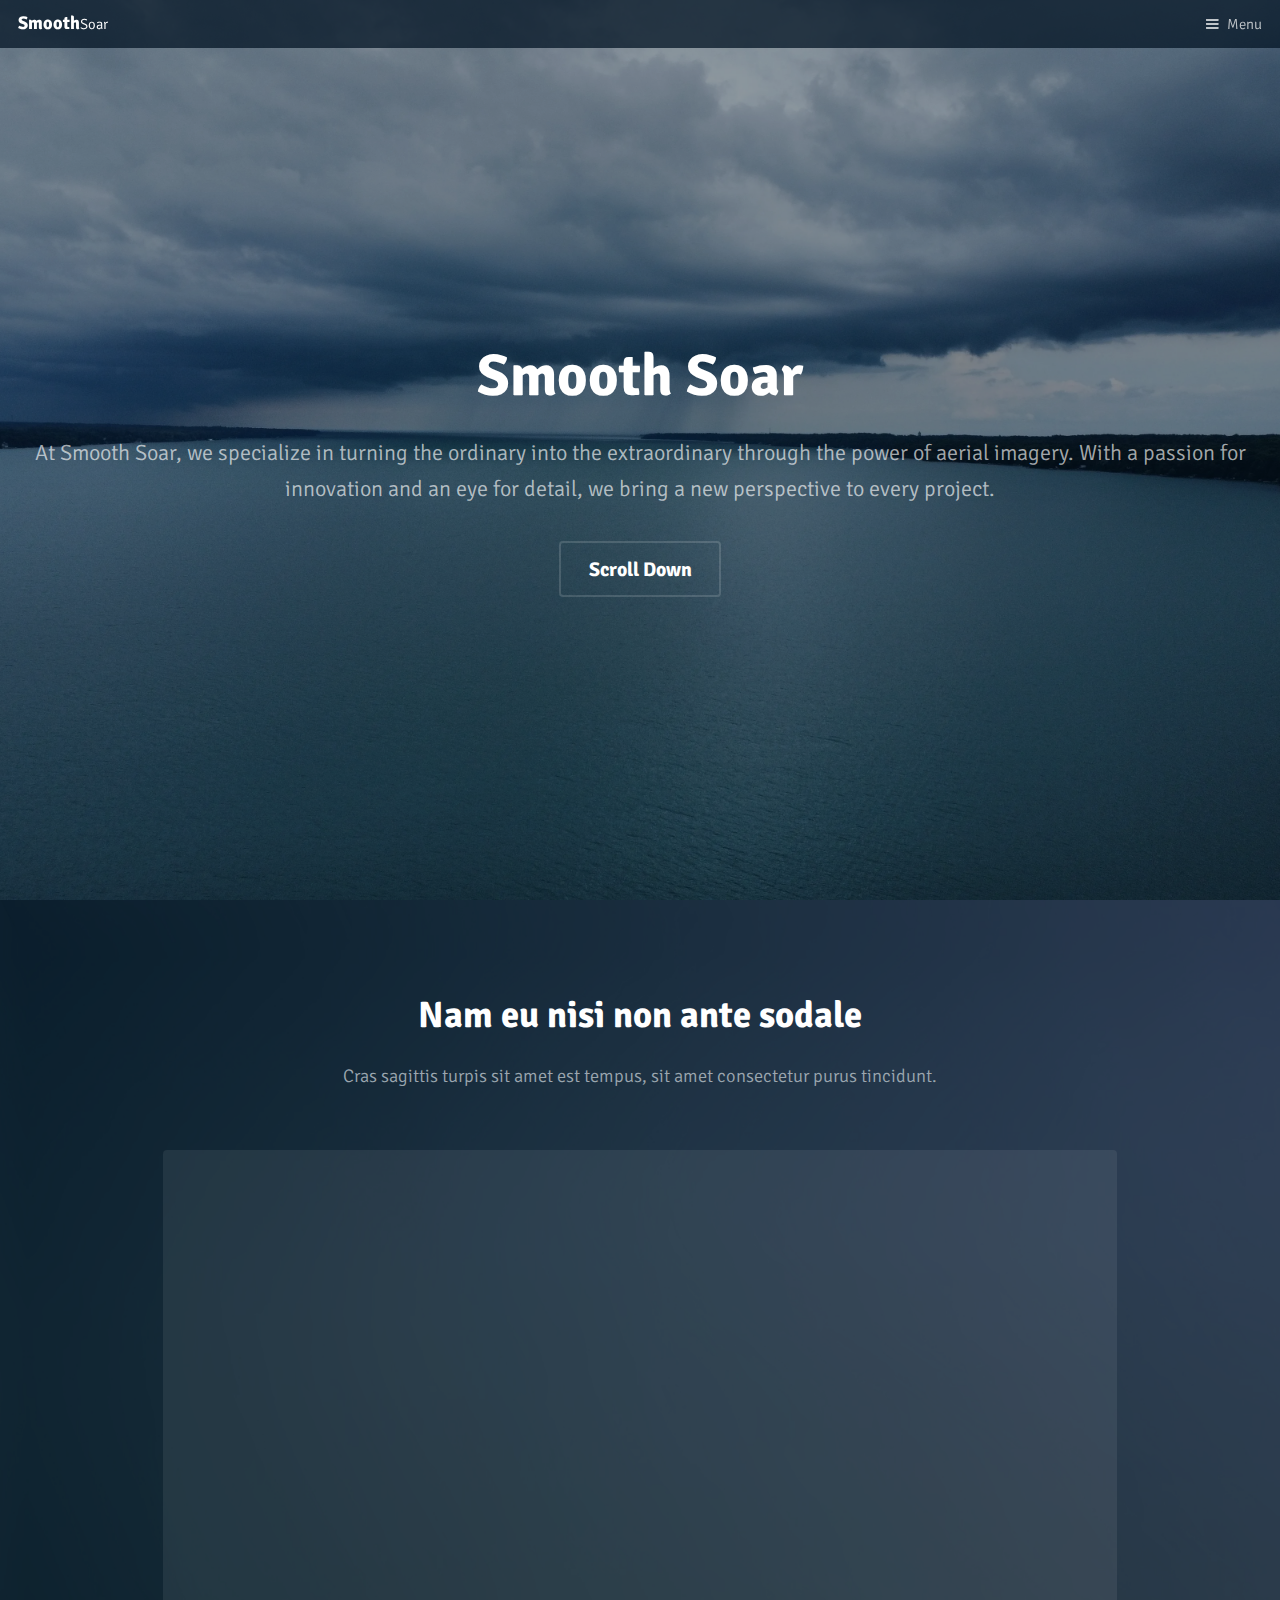
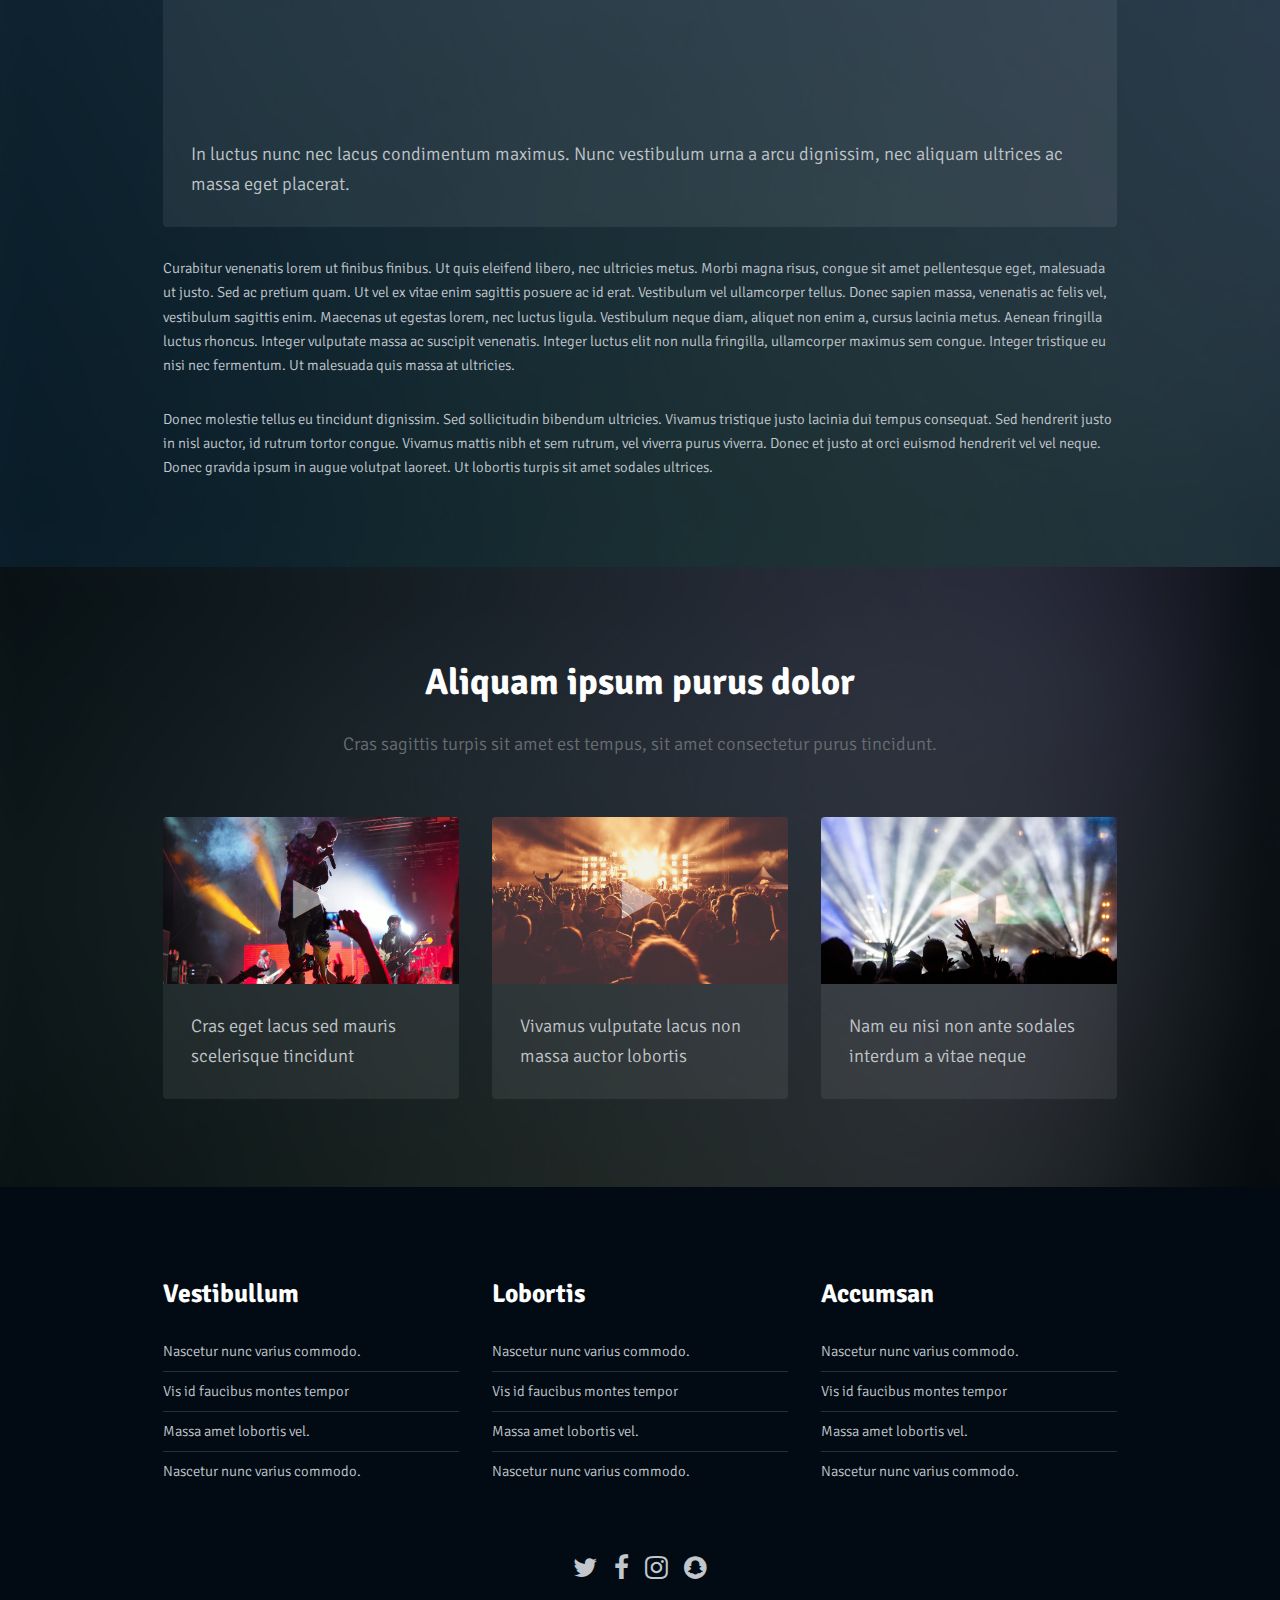
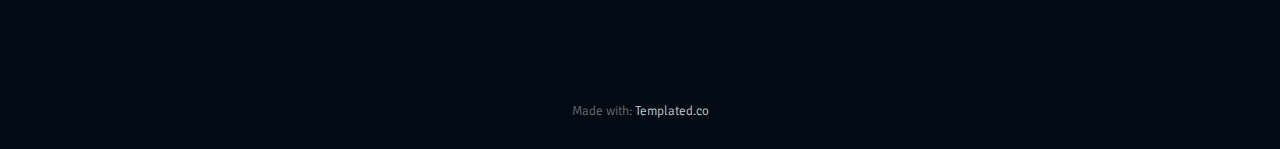
<file: generic.html>
<!DOCTYPE HTML>
<!--
	Broadcast by TEMPLATED
	templated.co @templatedco
	Released for free under the Creative Commons Attribution 3.0 license (templated.co/license)
-->
<html>
<head>
    <title>Smooth Soar</title>
    <meta charset="utf-8" />
    <meta name="viewport" content="width=device-width, initial-scale=1" />
    <link rel="stylesheet" href="assets/css/main.css" />
</head>
<body>

<!-- Header -->
<header id="header">
    <h1><a href="/">Smooth<span>Soar</span></a></h1>
    <a href="#menu">Menu</a>
</header>

<!-- Nav -->
<nav id="menu">
    <ul class="links">
        <li><a href="index.html">Home</a></li>
        <li><a href="services.html">Services</a></li>
        <li><a href="contact.html">Contact us</a></li>
    </ul>
</nav>

<!-- Banner -->
<!--
    To use a video as your background, set data-video to the name of your video without
    its extension (eg. images/banner). Your video must be available in both .mp4 and .webm
    formats to work correctly.
-->
<section id="banner" data-video="images/banner">
    <div class="inner">
        <header>
            <h1>Smooth Soar</h1>
            <p>At Smooth Soar, we specialize in turning the ordinary into the extraordinary through the power of aerial imagery.
                With a passion for innovation and an eye for detail, we bring a new perspective to every project.</p>
        </header>
        <a href="#main" class="button big alt scrolly">Scroll Down</a>
    </div>

</section>

<!-- Main -->
<div id="main"><div id="main">

    <!-- One -->
    <section class="wrapper style1">
        <div class="inner">
            <header class="align-center">
                <h2>Nam eu nisi non ante sodale</h2>
                <p>Cras sagittis turpis sit amet est tempus, sit amet consectetur purus tincidunt.</p>
            </header>
            <div class="video">
                <div class="video-wrapper">
                    <iframe width="560" height="315" src="https://www.youtube.com/embed/s6zR2T9vn2c" frameborder="0" allowfullscreen=""></iframe>
                </div>
                <p class="caption">
                    In luctus nunc nec lacus condimentum maximus. Nunc vestibulum urna a arcu dignissim, nec aliquam ultrices ac massa eget placerat.
                </p>
            </div>
            <p>Curabitur venenatis lorem ut finibus finibus. Ut quis eleifend libero, nec ultricies metus. Morbi magna risus, congue sit amet pellentesque eget, malesuada ut justo. Sed ac pretium quam. Ut vel ex vitae enim sagittis posuere ac id erat. Vestibulum vel ullamcorper tellus. Donec sapien massa, venenatis ac felis vel, vestibulum sagittis enim. Maecenas ut egestas lorem, nec luctus ligula. Vestibulum neque diam, aliquet non enim a, cursus lacinia metus. Aenean fringilla luctus rhoncus. Integer vulputate massa ac suscipit venenatis. Integer luctus elit non nulla fringilla, ullamcorper maximus sem congue. Integer tristique eu nisi nec fermentum. Ut malesuada quis massa at ultricies.</p>
            <p>Donec molestie tellus eu tincidunt dignissim. Sed sollicitudin bibendum ultricies. Vivamus tristique justo lacinia dui tempus consequat. Sed hendrerit justo in nisl auctor, id rutrum tortor congue. Vivamus mattis nibh et sem rutrum, vel viverra purus viverra. Donec et justo at orci euismod hendrerit vel vel neque. Donec gravida ipsum in augue volutpat laoreet. Ut lobortis turpis sit amet sodales ultrices.</p>
        </div>
    </section>

    <!-- Three -->
    <section class="wrapper ">
        <div class="inner">
            <header class="align-center">
                <h2>Aliquam ipsum purus dolor</h2>
                <p>Cras sagittis turpis sit amet est tempus, sit amet consectetur purus tincidunt.</p>
            </header>

            <!-- 3 Column Video Section -->
            <div class="flex flex-3">
                <div class="video col">
                    <div class="image fit">
                        <img src="images/pic09.jpg" alt="">
                        <div class="arrow">
                            <div class="icon fa-play"></div>
                        </div>
                    </div>
                    <p class="caption">
                        Cras eget lacus sed mauris scelerisque tincidunt
                    </p>
                    <a href="generic.html" class="link"><span>Click Me</span></a>
                </div>
                <div class="video col">
                    <div class="image fit">
                        <img src="images/pic10.jpg" alt="">
                        <div class="arrow">
                            <div class="icon fa-play"></div>
                        </div>
                    </div>
                    <p class="caption">
                        Vivamus vulputate lacus non massa auctor lobortis
                    </p>
                    <a href="generic.html" class="link"><span>Click Me</span></a>
                </div>
                <div class="video col">
                    <div class="image fit">
                        <img src="images/pic11.jpg" alt="">
                        <div class="arrow">
                            <div class="icon fa-play"></div>
                        </div>
                    </div>
                    <p class="caption">
                        Nam eu nisi non ante sodales interdum a vitae neque
                    </p>
                    <a href="generic.html" class="link"><span>Click Me</span></a>
                </div>
            </div>
        </div>
    </section>

</div>

<!-- Footer -->
<footer id="footer">
    <div class="inner">
        <div class="flex flex-3">
            <div class="col">
                <h3>Vestibullum</h3>
                <ul class="alt">
                    <li><a href="#">Nascetur nunc varius commodo.</a></li>
                    <li><a href="#">Vis id faucibus montes tempor</a></li>
                    <li><a href="#">Massa amet lobortis vel.</a></li>
                    <li><a href="#">Nascetur nunc varius commodo.</a></li>
                </ul>
            </div>
            <div class="col">
                <h3>Lobortis</h3>
                <ul class="alt">
                    <li><a href="#">Nascetur nunc varius commodo.</a></li>
                    <li><a href="#">Vis id faucibus montes tempor</a></li>
                    <li><a href="#">Massa amet lobortis vel.</a></li>
                    <li><a href="#">Nascetur nunc varius commodo.</a></li>
                </ul>
            </div>
            <div class="col">
                <h3>Accumsan</h3>
                <ul class="alt">
                    <li><a href="#">Nascetur nunc varius commodo.</a></li>
                    <li><a href="#">Vis id faucibus montes tempor</a></li>
                    <li><a href="#">Massa amet lobortis vel.</a></li>
                    <li><a href="#">Nascetur nunc varius commodo.</a></li>
                </ul>
            </div>
        </div>
    </div>
    <div class="copyright">
        <ul class="icons">
            <li><a href="#" class="icon fa-twitter"><span class="label">Twitter</span></a></li>
            <li><a href="#" class="icon fa-facebook"><span class="label">Facebook</span></a></li>
            <li><a href="#" class="icon fa-instagram"><span class="label">Instagram</span></a></li>
            <li><a href="#" class="icon fa-snapchat"><span class="label">Snapchat</span></a></li>
        </ul>
    </div>
</footer>

<div class="copyright">
    Made with: <a href="https://templated.co/">Templated.co</a>
</div>

<!-- Scripts -->
<script src="assets/js/jquery.min.js"></script>
<script src="assets/js/jquery.scrolly.min.js"></script>
<script src="assets/js/skel.min.js"></script>
<script src="assets/js/util.js"></script>
<script src="assets/js/main.js"></script>

</body>
</html>
</file>
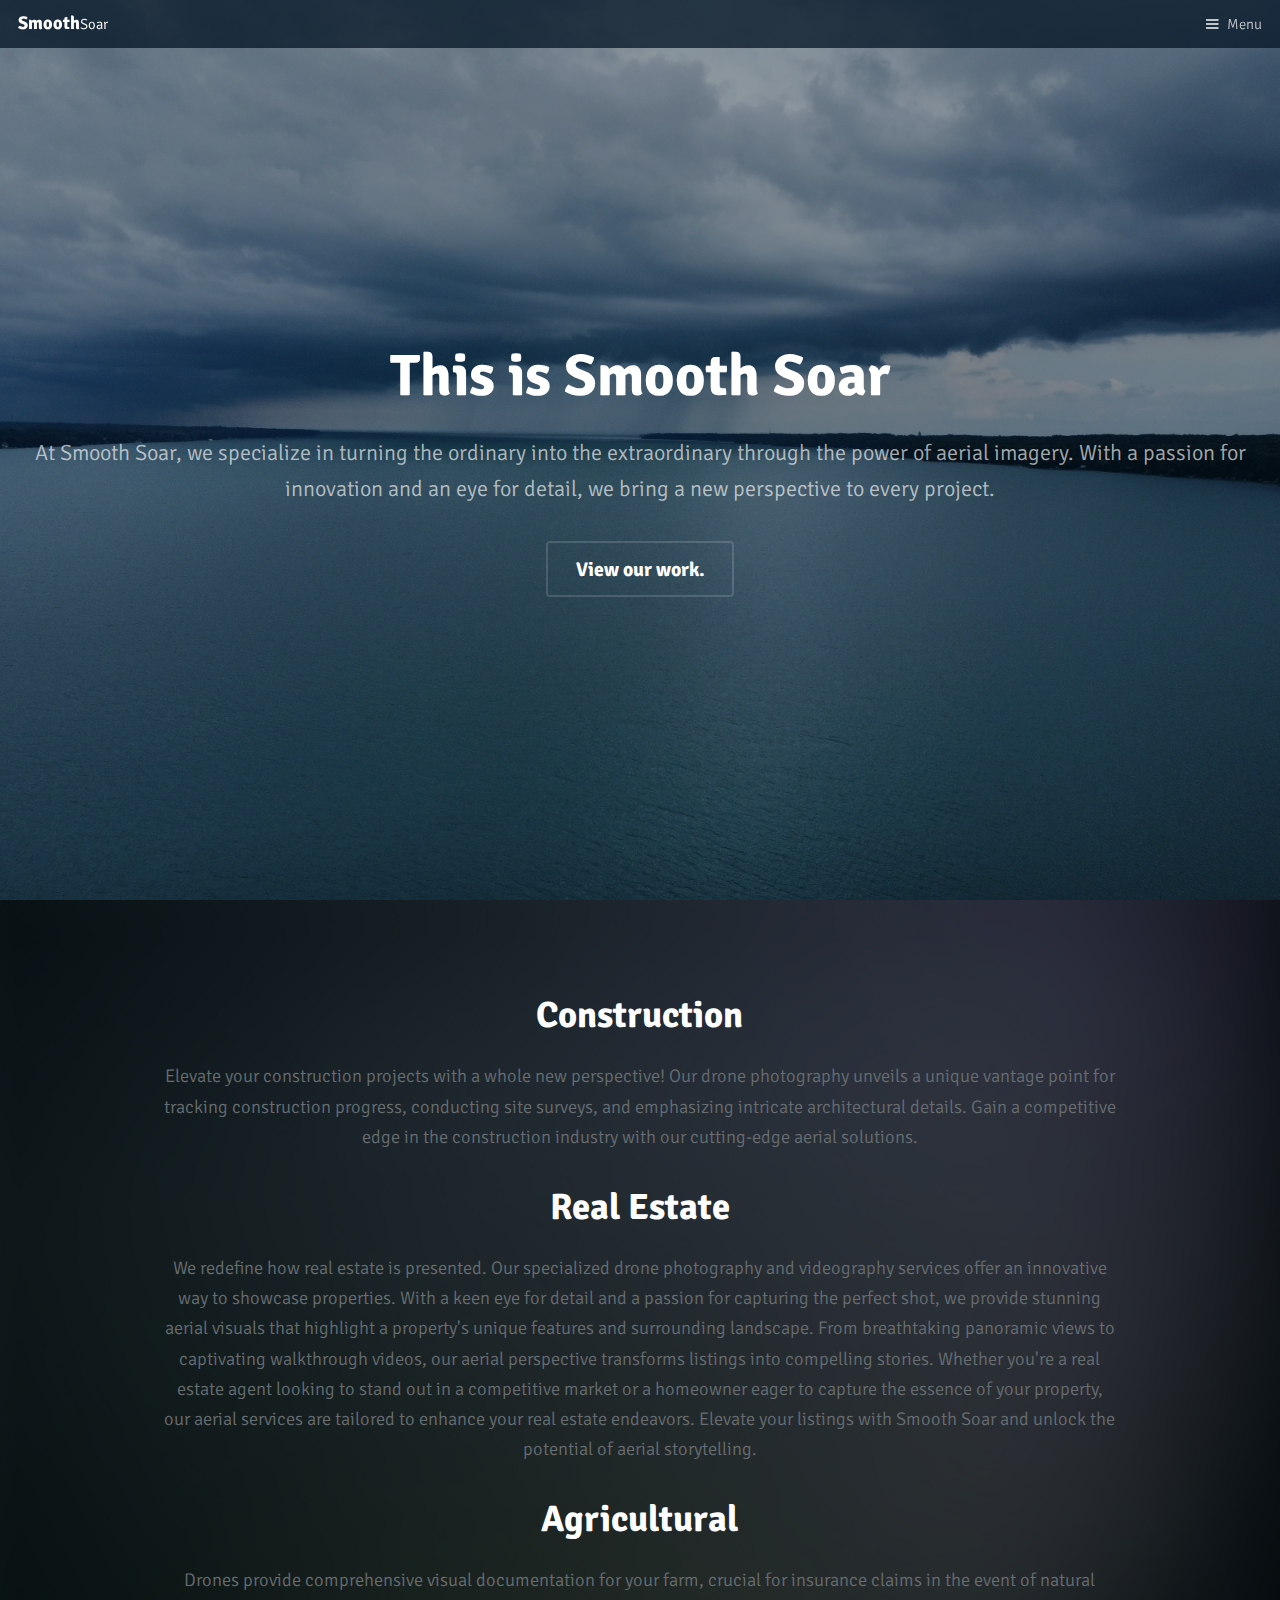
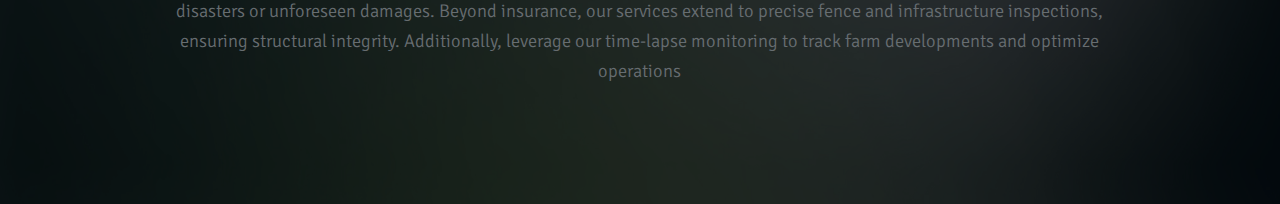
<file: services.html>
<!DOCTYPE HTML>
<!--
	Smooth Soar  by TEMPLATED
	templated.co @templatedco
	Released for free under the Creative Commons Attribution 3.0 license (templated.co/license)
-->
<html>
	<head>
		<title>Smooth Soar</title>
		<meta charset="utf-8" />
		<meta name="viewport" content="width=device-width, initial-scale=1" />
		<link rel="stylesheet" href="assets/css/main.css" />
	</head>
	<body>

		<!-- Header -->
			<header id="header">
				<h1><a href="/">Smooth<span>Soar</span></a></h1>
				<a href="#menu">Menu</a>
			</header>

		<!-- Nav -->
			<nav id="menu">
				<ul class="links">
					<li><a href="index.html">Home</a></li>
					<li><a href="services.html">Services</a></li>
					<li><a href="contact.html">Contact us</a></li>
				</ul>
			</nav>

			<!-- Banner -->
			<!--
				To use a video as your background, set data-video to the name of your video without
				its extension (eg. images/banner). Your video must be available in both .mp4 and .webm
				formats to work correctly.
			-->
				<section id="banner" data-video="images/banner">
					<div class="inner">
						<header>
							<h1>This is Smooth Soar </h1>
							<p>At Smooth Soar, we specialize in turning the ordinary into the extraordinary through the power of aerial imagery.
                                With a passion for innovation and an eye for detail, we bring a new perspective to every project.</p>
						</header>
						<a href="#main" class="button big alt scrolly">View our work.</a>
					</div>

				</section>

<!--- #MAIN -->
<div id="main">
<!--- #MAIN -->

    <section class="wrapper">
        <div class="inner">
        <header class="align-center">
            <h2>Construction</h2>
             <p>Elevate your construction projects with a whole new perspective! Our drone photography unveils a unique vantage point for tracking construction progress, conducting site surveys, 
                and emphasizing intricate architectural details. Gain a competitive edge in the construction industry with our cutting-edge aerial solutions.</p>
            <h2>Real Estate</h2>
             <p>We redefine how real estate is presented. Our specialized drone photography and videography services offer an innovative way to showcase properties. 
                With a keen eye for detail and a passion for capturing the perfect shot, we provide stunning aerial visuals that highlight a property's unique features and surrounding landscape. 
                From breathtaking panoramic views to captivating walkthrough videos, our aerial perspective transforms listings into compelling stories.
                Whether you're a real estate agent looking to stand out in a competitive market or a homeowner eager to capture the essence of your property, 
                our aerial services are tailored to enhance your real estate endeavors. Elevate your listings with Smooth Soar and unlock the potential of aerial storytelling.</p>
            <h2>Agricultural</h2>
             <p>Drones provide comprehensive visual documentation for your farm, crucial for insurance claims in the event of natural disasters or unforeseen damages.
                Beyond insurance, our services extend to precise fence and infrastructure inspections, ensuring structural integrity. Additionally, leverage our time-lapse monitoring to track farm developments and optimize operations</p>
            </header>
    </div>

</div>

<!-- Scripts -->
<script src="assets/js/jquery.min.js"></script>
<script src="assets/js/jquery.scrolly.min.js"></script>
<script src="assets/js/skel.min.js"></script>
<script src="assets/js/util.js"></script>
<script src="assets/js/main.js"></script>


    </body>
</html>
</file>
<file: assets/css/main.css>
@charset "UTF-8";
@import url(font-awesome.min.css);
@import url("https://fonts.googleapis.com/css?family=Signika:300,700");

/*
	Broadcast by TEMPLATED
	templated.co @templatedco
	Released for free under the Creative Commons Attribution 3.0 license (templated.co/license)
*/

/* Reset */

	html, body, div, span, applet, object, iframe, h1, h2, h3, h4, h5, h6, p, blockquote, pre, a, abbr, acronym, address, big, cite, code, del, dfn, em, img, ins, kbd, q, s, samp, small, strike, strong, sub, sup, tt, var, b, u, i, center, dl, dt, dd, ol, ul, li, fieldset, form, label, legend, table, caption, tbody, tfoot, thead, tr, th, td, article, aside, canvas, details, embed, figure, figcaption, footer, header, hgroup, menu, nav, output, ruby, section, summary, time, mark, audio, video {
		margin: 0;
		padding: 0;
		border: 0;
		font-size: 100%;
		font: inherit;
		vertical-align: baseline;
	}

	article, aside, details, figcaption, figure, footer, header, hgroup, menu, nav, section {
		display: block;
	}

	body {
		line-height: 1;
	}

	ol, ul {
		list-style: none;
	}

	blockquote, q {
		quotes: none;
	}

	blockquote:before, blockquote:after, q:before, q:after {
		content: '';
		content: none;
	}

	table {
		border-collapse: collapse;
		border-spacing: 0;
	}

	body {
		-webkit-text-size-adjust: none;
	}

/* Box Model */

	*, *:before, *:after {
		-moz-box-sizing: border-box;
		-webkit-box-sizing: border-box;
		box-sizing: border-box;
	}

/* Containers */

	.container {
		margin-left: auto;
		margin-right: auto;
	}

	.container.\31 25\25 {
		width: 100%;
		max-width: 100em;
		min-width: 80em;
	}

	.container.\37 5\25 {
		width: 60em;
	}

	.container.\35 0\25 {
		width: 40em;
	}

	.container.\32 5\25 {
		width: 20em;
	}

	.container {
		width: 80em;
	}

	@media screen and (max-width: 1680px) {

		.container.\31 25\25 {
			width: 100%;
			max-width: 100em;
			min-width: 80em;
		}

		.container.\37 5\25 {
			width: 60em;
		}

		.container.\35 0\25 {
			width: 40em;
		}

		.container.\32 5\25 {
			width: 20em;
		}

		.container {
			width: 80em;
		}

	}

	@media screen and (max-width: 1280px) {

		.container.\31 25\25 {
			width: 100%;
			max-width: 81.25em;
			min-width: 65em;
		}

		.container.\37 5\25 {
			width: 48.75em;
		}

		.container.\35 0\25 {
			width: 32.5em;
		}

		.container.\32 5\25 {
			width: 16.25em;
		}

		.container {
			width: 65em;
		}

	}

	@media screen and (max-width: 980px) {

		.container.\31 25\25 {
			width: 100%;
			max-width: 112.5%;
			min-width: 90%;
		}

		.container.\37 5\25 {
			width: 67.5%;
		}

		.container.\35 0\25 {
			width: 45%;
		}

		.container.\32 5\25 {
			width: 22.5%;
		}

		.container {
			width: 90%;
		}

	}

	@media screen and (max-width: 736px) {

		.container.\31 25\25 {
			width: 100%;
			max-width: 112.5%;
			min-width: 90%;
		}

		.container.\37 5\25 {
			width: 67.5%;
		}

		.container.\35 0\25 {
			width: 45%;
		}

		.container.\32 5\25 {
			width: 22.5%;
		}

		.container {
			width: 90% !important;
		}

	}

	@media screen and (max-width: 480px) {

		.container.\31 25\25 {
			width: 100%;
			max-width: 112.5%;
			min-width: 90%;
		}

		.container.\37 5\25 {
			width: 67.5%;
		}

		.container.\35 0\25 {
			width: 45%;
		}

		.container.\32 5\25 {
			width: 22.5%;
		}

		.container {
			width: 90% !important;
		}

	}

/* Grid */

	.row {
		border-bottom: solid 1px transparent;
		-moz-box-sizing: border-box;
		-webkit-box-sizing: border-box;
		box-sizing: border-box;
	}

	.row > * {
		float: left;
		-moz-box-sizing: border-box;
		-webkit-box-sizing: border-box;
		box-sizing: border-box;
	}

	.row:after, .row:before {
		content: '';
		display: block;
		clear: both;
		height: 0;
	}

	.row.uniform > * > :first-child {
		margin-top: 0;
	}

	.row.uniform > * > :last-child {
		margin-bottom: 0;
	}

	.row.\30 \25 > * {
		padding: 0 0 0 0em;
	}

	.row.\30 \25 {
		margin: 0 0 -1px 0em;
	}

	.row.uniform.\30 \25 > * {
		padding: 0em 0 0 0em;
	}

	.row.uniform.\30 \25 {
		margin: 0em 0 -1px 0em;
	}

	.row > * {
		padding: 0 0 0 2em;
	}

	.row {
		margin: 0 0 -1px -2em;
	}

	.row.uniform > * {
		padding: 2em 0 0 2em;
	}

	.row.uniform {
		margin: -2em 0 -1px -2em;
	}

	.row.\32 00\25 > * {
		padding: 0 0 0 4em;
	}

	.row.\32 00\25 {
		margin: 0 0 -1px -4em;
	}

	.row.uniform.\32 00\25 > * {
		padding: 4em 0 0 4em;
	}

	.row.uniform.\32 00\25 {
		margin: -4em 0 -1px -4em;
	}

	.row.\31 50\25 > * {
		padding: 0 0 0 3em;
	}

	.row.\31 50\25 {
		margin: 0 0 -1px -3em;
	}

	.row.uniform.\31 50\25 > * {
		padding: 3em 0 0 3em;
	}

	.row.uniform.\31 50\25 {
		margin: -3em 0 -1px -3em;
	}

	.row.\35 0\25 > * {
		padding: 0 0 0 1em;
	}

	.row.\35 0\25 {
		margin: 0 0 -1px -1em;
	}

	.row.uniform.\35 0\25 > * {
		padding: 1em 0 0 1em;
	}

	.row.uniform.\35 0\25 {
		margin: -1em 0 -1px -1em;
	}

	.row.\32 5\25 > * {
		padding: 0 0 0 0.5em;
	}

	.row.\32 5\25 {
		margin: 0 0 -1px -0.5em;
	}

	.row.uniform.\32 5\25 > * {
		padding: 0.5em 0 0 0.5em;
	}

	.row.uniform.\32 5\25 {
		margin: -0.5em 0 -1px -0.5em;
	}

	.\31 2u, .\31 2u\24 {
		width: 100%;
		clear: none;
		margin-left: 0;
	}

	.\31 1u, .\31 1u\24 {
		width: 91.6666666667%;
		clear: none;
		margin-left: 0;
	}

	.\31 0u, .\31 0u\24 {
		width: 83.3333333333%;
		clear: none;
		margin-left: 0;
	}

	.\39 u, .\39 u\24 {
		width: 75%;
		clear: none;
		margin-left: 0;
	}

	.\38 u, .\38 u\24 {
		width: 66.6666666667%;
		clear: none;
		margin-left: 0;
	}

	.\37 u, .\37 u\24 {
		width: 58.3333333333%;
		clear: none;
		margin-left: 0;
	}

	.\36 u, .\36 u\24 {
		width: 50%;
		clear: none;
		margin-left: 0;
	}

	.\35 u, .\35 u\24 {
		width: 41.6666666667%;
		clear: none;
		margin-left: 0;
	}

	.\34 u, .\34 u\24 {
		width: 33.3333333333%;
		clear: none;
		margin-left: 0;
	}

	.\33 u, .\33 u\24 {
		width: 25%;
		clear: none;
		margin-left: 0;
	}

	.\32 u, .\32 u\24 {
		width: 16.6666666667%;
		clear: none;
		margin-left: 0;
	}

	.\31 u, .\31 u\24 {
		width: 8.3333333333%;
		clear: none;
		margin-left: 0;
	}

	.\31 2u\24 + *,
	.\31 1u\24 + *,
	.\31 0u\24 + *,
	.\39 u\24 + *,
	.\38 u\24 + *,
	.\37 u\24 + *,
	.\36 u\24 + *,
	.\35 u\24 + *,
	.\34 u\24 + *,
	.\33 u\24 + *,
	.\32 u\24 + *,
	.\31 u\24 + * {
		clear: left;
	}

	.\-11u {
		margin-left: 91.66667%;
	}

	.\-10u {
		margin-left: 83.33333%;
	}

	.\-9u {
		margin-left: 75%;
	}

	.\-8u {
		margin-left: 66.66667%;
	}

	.\-7u {
		margin-left: 58.33333%;
	}

	.\-6u {
		margin-left: 50%;
	}

	.\-5u {
		margin-left: 41.66667%;
	}

	.\-4u {
		margin-left: 33.33333%;
	}

	.\-3u {
		margin-left: 25%;
	}

	.\-2u {
		margin-left: 16.66667%;
	}

	.\-1u {
		margin-left: 8.33333%;
	}

	@media screen and (max-width: 1680px) {

		.row > * {
			padding: 0 0 0 2em;
		}

		.row {
			margin: 0 0 -1px -2em;
		}

		.row.uniform > * {
			padding: 2em 0 0 2em;
		}

		.row.uniform {
			margin: -2em 0 -1px -2em;
		}

		.row.\32 00\25 > * {
			padding: 0 0 0 4em;
		}

		.row.\32 00\25 {
			margin: 0 0 -1px -4em;
		}

		.row.uniform.\32 00\25 > * {
			padding: 4em 0 0 4em;
		}

		.row.uniform.\32 00\25 {
			margin: -4em 0 -1px -4em;
		}

		.row.\31 50\25 > * {
			padding: 0 0 0 3em;
		}

		.row.\31 50\25 {
			margin: 0 0 -1px -3em;
		}

		.row.uniform.\31 50\25 > * {
			padding: 3em 0 0 3em;
		}

		.row.uniform.\31 50\25 {
			margin: -3em 0 -1px -3em;
		}

		.row.\35 0\25 > * {
			padding: 0 0 0 1em;
		}

		.row.\35 0\25 {
			margin: 0 0 -1px -1em;
		}

		.row.uniform.\35 0\25 > * {
			padding: 1em 0 0 1em;
		}

		.row.uniform.\35 0\25 {
			margin: -1em 0 -1px -1em;
		}

		.row.\32 5\25 > * {
			padding: 0 0 0 0.5em;
		}

		.row.\32 5\25 {
			margin: 0 0 -1px -0.5em;
		}

		.row.uniform.\32 5\25 > * {
			padding: 0.5em 0 0 0.5em;
		}

		.row.uniform.\32 5\25 {
			margin: -0.5em 0 -1px -0.5em;
		}

		.\31 2u\28xlarge\29, .\31 2u\24\28xlarge\29 {
			width: 100%;
			clear: none;
			margin-left: 0;
		}

		.\31 1u\28xlarge\29, .\31 1u\24\28xlarge\29 {
			width: 91.6666666667%;
			clear: none;
			margin-left: 0;
		}

		.\31 0u\28xlarge\29, .\31 0u\24\28xlarge\29 {
			width: 83.3333333333%;
			clear: none;
			margin-left: 0;
		}

		.\39 u\28xlarge\29, .\39 u\24\28xlarge\29 {
			width: 75%;
			clear: none;
			margin-left: 0;
		}

		.\38 u\28xlarge\29, .\38 u\24\28xlarge\29 {
			width: 66.6666666667%;
			clear: none;
			margin-left: 0;
		}

		.\37 u\28xlarge\29, .\37 u\24\28xlarge\29 {
			width: 58.3333333333%;
			clear: none;
			margin-left: 0;
		}

		.\36 u\28xlarge\29, .\36 u\24\28xlarge\29 {
			width: 50%;
			clear: none;
			margin-left: 0;
		}

		.\35 u\28xlarge\29, .\35 u\24\28xlarge\29 {
			width: 41.6666666667%;
			clear: none;
			margin-left: 0;
		}

		.\34 u\28xlarge\29, .\34 u\24\28xlarge\29 {
			width: 33.3333333333%;
			clear: none;
			margin-left: 0;
		}

		.\33 u\28xlarge\29, .\33 u\24\28xlarge\29 {
			width: 25%;
			clear: none;
			margin-left: 0;
		}

		.\32 u\28xlarge\29, .\32 u\24\28xlarge\29 {
			width: 16.6666666667%;
			clear: none;
			margin-left: 0;
		}

		.\31 u\28xlarge\29, .\31 u\24\28xlarge\29 {
			width: 8.3333333333%;
			clear: none;
			margin-left: 0;
		}

		.\31 2u\24\28xlarge\29 + *,
		.\31 1u\24\28xlarge\29 + *,
		.\31 0u\24\28xlarge\29 + *,
		.\39 u\24\28xlarge\29 + *,
		.\38 u\24\28xlarge\29 + *,
		.\37 u\24\28xlarge\29 + *,
		.\36 u\24\28xlarge\29 + *,
		.\35 u\24\28xlarge\29 + *,
		.\34 u\24\28xlarge\29 + *,
		.\33 u\24\28xlarge\29 + *,
		.\32 u\24\28xlarge\29 + *,
		.\31 u\24\28xlarge\29 + * {
			clear: left;
		}

		.\-11u\28xlarge\29 {
			margin-left: 91.66667%;
		}

		.\-10u\28xlarge\29 {
			margin-left: 83.33333%;
		}

		.\-9u\28xlarge\29 {
			margin-left: 75%;
		}

		.\-8u\28xlarge\29 {
			margin-left: 66.66667%;
		}

		.\-7u\28xlarge\29 {
			margin-left: 58.33333%;
		}

		.\-6u\28xlarge\29 {
			margin-left: 50%;
		}

		.\-5u\28xlarge\29 {
			margin-left: 41.66667%;
		}

		.\-4u\28xlarge\29 {
			margin-left: 33.33333%;
		}

		.\-3u\28xlarge\29 {
			margin-left: 25%;
		}

		.\-2u\28xlarge\29 {
			margin-left: 16.66667%;
		}

		.\-1u\28xlarge\29 {
			margin-left: 8.33333%;
		}

	}

	@media screen and (max-width: 1280px) {

		.row > * {
			padding: 0 0 0 1.5em;
		}

		.row {
			margin: 0 0 -1px -1.5em;
		}

		.row.uniform > * {
			padding: 1.5em 0 0 1.5em;
		}

		.row.uniform {
			margin: -1.5em 0 -1px -1.5em;
		}

		.row.\32 00\25 > * {
			padding: 0 0 0 3em;
		}

		.row.\32 00\25 {
			margin: 0 0 -1px -3em;
		}

		.row.uniform.\32 00\25 > * {
			padding: 3em 0 0 3em;
		}

		.row.uniform.\32 00\25 {
			margin: -3em 0 -1px -3em;
		}

		.row.\31 50\25 > * {
			padding: 0 0 0 2.25em;
		}

		.row.\31 50\25 {
			margin: 0 0 -1px -2.25em;
		}

		.row.uniform.\31 50\25 > * {
			padding: 2.25em 0 0 2.25em;
		}

		.row.uniform.\31 50\25 {
			margin: -2.25em 0 -1px -2.25em;
		}

		.row.\35 0\25 > * {
			padding: 0 0 0 0.75em;
		}

		.row.\35 0\25 {
			margin: 0 0 -1px -0.75em;
		}

		.row.uniform.\35 0\25 > * {
			padding: 0.75em 0 0 0.75em;
		}

		.row.uniform.\35 0\25 {
			margin: -0.75em 0 -1px -0.75em;
		}

		.row.\32 5\25 > * {
			padding: 0 0 0 0.375em;
		}

		.row.\32 5\25 {
			margin: 0 0 -1px -0.375em;
		}

		.row.uniform.\32 5\25 > * {
			padding: 0.375em 0 0 0.375em;
		}

		.row.uniform.\32 5\25 {
			margin: -0.375em 0 -1px -0.375em;
		}

		.\31 2u\28large\29, .\31 2u\24\28large\29 {
			width: 100%;
			clear: none;
			margin-left: 0;
		}

		.\31 1u\28large\29, .\31 1u\24\28large\29 {
			width: 91.6666666667%;
			clear: none;
			margin-left: 0;
		}

		.\31 0u\28large\29, .\31 0u\24\28large\29 {
			width: 83.3333333333%;
			clear: none;
			margin-left: 0;
		}

		.\39 u\28large\29, .\39 u\24\28large\29 {
			width: 75%;
			clear: none;
			margin-left: 0;
		}

		.\38 u\28large\29, .\38 u\24\28large\29 {
			width: 66.6666666667%;
			clear: none;
			margin-left: 0;
		}

		.\37 u\28large\29, .\37 u\24\28large\29 {
			width: 58.3333333333%;
			clear: none;
			margin-left: 0;
		}

		.\36 u\28large\29, .\36 u\24\28large\29 {
			width: 50%;
			clear: none;
			margin-left: 0;
		}

		.\35 u\28large\29, .\35 u\24\28large\29 {
			width: 41.6666666667%;
			clear: none;
			margin-left: 0;
		}

		.\34 u\28large\29, .\34 u\24\28large\29 {
			width: 33.3333333333%;
			clear: none;
			margin-left: 0;
		}

		.\33 u\28large\29, .\33 u\24\28large\29 {
			width: 25%;
			clear: none;
			margin-left: 0;
		}

		.\32 u\28large\29, .\32 u\24\28large\29 {
			width: 16.6666666667%;
			clear: none;
			margin-left: 0;
		}

		.\31 u\28large\29, .\31 u\24\28large\29 {
			width: 8.3333333333%;
			clear: none;
			margin-left: 0;
		}

		.\31 2u\24\28large\29 + *,
		.\31 1u\24\28large\29 + *,
		.\31 0u\24\28large\29 + *,
		.\39 u\24\28large\29 + *,
		.\38 u\24\28large\29 + *,
		.\37 u\24\28large\29 + *,
		.\36 u\24\28large\29 + *,
		.\35 u\24\28large\29 + *,
		.\34 u\24\28large\29 + *,
		.\33 u\24\28large\29 + *,
		.\32 u\24\28large\29 + *,
		.\31 u\24\28large\29 + * {
			clear: left;
		}

		.\-11u\28large\29 {
			margin-left: 91.66667%;
		}

		.\-10u\28large\29 {
			margin-left: 83.33333%;
		}

		.\-9u\28large\29 {
			margin-left: 75%;
		}

		.\-8u\28large\29 {
			margin-left: 66.66667%;
		}

		.\-7u\28large\29 {
			margin-left: 58.33333%;
		}

		.\-6u\28large\29 {
			margin-left: 50%;
		}

		.\-5u\28large\29 {
			margin-left: 41.66667%;
		}

		.\-4u\28large\29 {
			margin-left: 33.33333%;
		}

		.\-3u\28large\29 {
			margin-left: 25%;
		}

		.\-2u\28large\29 {
			margin-left: 16.66667%;
		}

		.\-1u\28large\29 {
			margin-left: 8.33333%;
		}

	}

	@media screen and (max-width: 980px) {

		.row > * {
			padding: 0 0 0 1.5em;
		}

		.row {
			margin: 0 0 -1px -1.5em;
		}

		.row.uniform > * {
			padding: 1.5em 0 0 1.5em;
		}

		.row.uniform {
			margin: -1.5em 0 -1px -1.5em;
		}

		.row.\32 00\25 > * {
			padding: 0 0 0 3em;
		}

		.row.\32 00\25 {
			margin: 0 0 -1px -3em;
		}

		.row.uniform.\32 00\25 > * {
			padding: 3em 0 0 3em;
		}

		.row.uniform.\32 00\25 {
			margin: -3em 0 -1px -3em;
		}

		.row.\31 50\25 > * {
			padding: 0 0 0 2.25em;
		}

		.row.\31 50\25 {
			margin: 0 0 -1px -2.25em;
		}

		.row.uniform.\31 50\25 > * {
			padding: 2.25em 0 0 2.25em;
		}

		.row.uniform.\31 50\25 {
			margin: -2.25em 0 -1px -2.25em;
		}

		.row.\35 0\25 > * {
			padding: 0 0 0 0.75em;
		}

		.row.\35 0\25 {
			margin: 0 0 -1px -0.75em;
		}

		.row.uniform.\35 0\25 > * {
			padding: 0.75em 0 0 0.75em;
		}

		.row.uniform.\35 0\25 {
			margin: -0.75em 0 -1px -0.75em;
		}

		.row.\32 5\25 > * {
			padding: 0 0 0 0.375em;
		}

		.row.\32 5\25 {
			margin: 0 0 -1px -0.375em;
		}

		.row.uniform.\32 5\25 > * {
			padding: 0.375em 0 0 0.375em;
		}

		.row.uniform.\32 5\25 {
			margin: -0.375em 0 -1px -0.375em;
		}

		.\31 2u\28medium\29, .\31 2u\24\28medium\29 {
			width: 100%;
			clear: none;
			margin-left: 0;
		}

		.\31 1u\28medium\29, .\31 1u\24\28medium\29 {
			width: 91.6666666667%;
			clear: none;
			margin-left: 0;
		}

		.\31 0u\28medium\29, .\31 0u\24\28medium\29 {
			width: 83.3333333333%;
			clear: none;
			margin-left: 0;
		}

		.\39 u\28medium\29, .\39 u\24\28medium\29 {
			width: 75%;
			clear: none;
			margin-left: 0;
		}

		.\38 u\28medium\29, .\38 u\24\28medium\29 {
			width: 66.6666666667%;
			clear: none;
			margin-left: 0;
		}

		.\37 u\28medium\29, .\37 u\24\28medium\29 {
			width: 58.3333333333%;
			clear: none;
			margin-left: 0;
		}

		.\36 u\28medium\29, .\36 u\24\28medium\29 {
			width: 50%;
			clear: none;
			margin-left: 0;
		}

		.\35 u\28medium\29, .\35 u\24\28medium\29 {
			width: 41.6666666667%;
			clear: none;
			margin-left: 0;
		}

		.\34 u\28medium\29, .\34 u\24\28medium\29 {
			width: 33.3333333333%;
			clear: none;
			margin-left: 0;
		}

		.\33 u\28medium\29, .\33 u\24\28medium\29 {
			width: 25%;
			clear: none;
			margin-left: 0;
		}

		.\32 u\28medium\29, .\32 u\24\28medium\29 {
			width: 16.6666666667%;
			clear: none;
			margin-left: 0;
		}

		.\31 u\28medium\29, .\31 u\24\28medium\29 {
			width: 8.3333333333%;
			clear: none;
			margin-left: 0;
		}

		.\31 2u\24\28medium\29 + *,
		.\31 1u\24\28medium\29 + *,
		.\31 0u\24\28medium\29 + *,
		.\39 u\24\28medium\29 + *,
		.\38 u\24\28medium\29 + *,
		.\37 u\24\28medium\29 + *,
		.\36 u\24\28medium\29 + *,
		.\35 u\24\28medium\29 + *,
		.\34 u\24\28medium\29 + *,
		.\33 u\24\28medium\29 + *,
		.\32 u\24\28medium\29 + *,
		.\31 u\24\28medium\29 + * {
			clear: left;
		}

		.\-11u\28medium\29 {
			margin-left: 91.66667%;
		}

		.\-10u\28medium\29 {
			margin-left: 83.33333%;
		}

		.\-9u\28medium\29 {
			margin-left: 75%;
		}

		.\-8u\28medium\29 {
			margin-left: 66.66667%;
		}

		.\-7u\28medium\29 {
			margin-left: 58.33333%;
		}

		.\-6u\28medium\29 {
			margin-left: 50%;
		}

		.\-5u\28medium\29 {
			margin-left: 41.66667%;
		}

		.\-4u\28medium\29 {
			margin-left: 33.33333%;
		}

		.\-3u\28medium\29 {
			margin-left: 25%;
		}

		.\-2u\28medium\29 {
			margin-left: 16.66667%;
		}

		.\-1u\28medium\29 {
			margin-left: 8.33333%;
		}

	}

	@media screen and (max-width: 736px) {

		.row > * {
			padding: 0 0 0 1.25em;
		}

		.row {
			margin: 0 0 -1px -1.25em;
		}

		.row.uniform > * {
			padding: 1.25em 0 0 1.25em;
		}

		.row.uniform {
			margin: -1.25em 0 -1px -1.25em;
		}

		.row.\32 00\25 > * {
			padding: 0 0 0 2.5em;
		}

		.row.\32 00\25 {
			margin: 0 0 -1px -2.5em;
		}

		.row.uniform.\32 00\25 > * {
			padding: 2.5em 0 0 2.5em;
		}

		.row.uniform.\32 00\25 {
			margin: -2.5em 0 -1px -2.5em;
		}

		.row.\31 50\25 > * {
			padding: 0 0 0 1.875em;
		}

		.row.\31 50\25 {
			margin: 0 0 -1px -1.875em;
		}

		.row.uniform.\31 50\25 > * {
			padding: 1.875em 0 0 1.875em;
		}

		.row.uniform.\31 50\25 {
			margin: -1.875em 0 -1px -1.875em;
		}

		.row.\35 0\25 > * {
			padding: 0 0 0 0.625em;
		}

		.row.\35 0\25 {
			margin: 0 0 -1px -0.625em;
		}

		.row.uniform.\35 0\25 > * {
			padding: 0.625em 0 0 0.625em;
		}

		.row.uniform.\35 0\25 {
			margin: -0.625em 0 -1px -0.625em;
		}

		.row.\32 5\25 > * {
			padding: 0 0 0 0.3125em;
		}

		.row.\32 5\25 {
			margin: 0 0 -1px -0.3125em;
		}

		.row.uniform.\32 5\25 > * {
			padding: 0.3125em 0 0 0.3125em;
		}

		.row.uniform.\32 5\25 {
			margin: -0.3125em 0 -1px -0.3125em;
		}

		.\31 2u\28small\29, .\31 2u\24\28small\29 {
			width: 100%;
			clear: none;
			margin-left: 0;
		}

		.\31 1u\28small\29, .\31 1u\24\28small\29 {
			width: 91.6666666667%;
			clear: none;
			margin-left: 0;
		}

		.\31 0u\28small\29, .\31 0u\24\28small\29 {
			width: 83.3333333333%;
			clear: none;
			margin-left: 0;
		}

		.\39 u\28small\29, .\39 u\24\28small\29 {
			width: 75%;
			clear: none;
			margin-left: 0;
		}

		.\38 u\28small\29, .\38 u\24\28small\29 {
			width: 66.6666666667%;
			clear: none;
			margin-left: 0;
		}

		.\37 u\28small\29, .\37 u\24\28small\29 {
			width: 58.3333333333%;
			clear: none;
			margin-left: 0;
		}

		.\36 u\28small\29, .\36 u\24\28small\29 {
			width: 50%;
			clear: none;
			margin-left: 0;
		}

		.\35 u\28small\29, .\35 u\24\28small\29 {
			width: 41.6666666667%;
			clear: none;
			margin-left: 0;
		}

		.\34 u\28small\29, .\34 u\24\28small\29 {
			width: 33.3333333333%;
			clear: none;
			margin-left: 0;
		}

		.\33 u\28small\29, .\33 u\24\28small\29 {
			width: 25%;
			clear: none;
			margin-left: 0;
		}

		.\32 u\28small\29, .\32 u\24\28small\29 {
			width: 16.6666666667%;
			clear: none;
			margin-left: 0;
		}

		.\31 u\28small\29, .\31 u\24\28small\29 {
			width: 8.3333333333%;
			clear: none;
			margin-left: 0;
		}

		.\31 2u\24\28small\29 + *,
		.\31 1u\24\28small\29 + *,
		.\31 0u\24\28small\29 + *,
		.\39 u\24\28small\29 + *,
		.\38 u\24\28small\29 + *,
		.\37 u\24\28small\29 + *,
		.\36 u\24\28small\29 + *,
		.\35 u\24\28small\29 + *,
		.\34 u\24\28small\29 + *,
		.\33 u\24\28small\29 + *,
		.\32 u\24\28small\29 + *,
		.\31 u\24\28small\29 + * {
			clear: left;
		}

		.\-11u\28small\29 {
			margin-left: 91.66667%;
		}

		.\-10u\28small\29 {
			margin-left: 83.33333%;
		}

		.\-9u\28small\29 {
			margin-left: 75%;
		}

		.\-8u\28small\29 {
			margin-left: 66.66667%;
		}

		.\-7u\28small\29 {
			margin-left: 58.33333%;
		}

		.\-6u\28small\29 {
			margin-left: 50%;
		}

		.\-5u\28small\29 {
			margin-left: 41.66667%;
		}

		.\-4u\28small\29 {
			margin-left: 33.33333%;
		}

		.\-3u\28small\29 {
			margin-left: 25%;
		}

		.\-2u\28small\29 {
			margin-left: 16.66667%;
		}

		.\-1u\28small\29 {
			margin-left: 8.33333%;
		}

	}

	@media screen and (max-width: 480px) {

		.row > * {
			padding: 0 0 0 1.25em;
		}

		.row {
			margin: 0 0 -1px -1.25em;
		}

		.row.uniform > * {
			padding: 1.25em 0 0 1.25em;
		}

		.row.uniform {
			margin: -1.25em 0 -1px -1.25em;
		}

		.row.\32 00\25 > * {
			padding: 0 0 0 2.5em;
		}

		.row.\32 00\25 {
			margin: 0 0 -1px -2.5em;
		}

		.row.uniform.\32 00\25 > * {
			padding: 2.5em 0 0 2.5em;
		}

		.row.uniform.\32 00\25 {
			margin: -2.5em 0 -1px -2.5em;
		}

		.row.\31 50\25 > * {
			padding: 0 0 0 1.875em;
		}

		.row.\31 50\25 {
			margin: 0 0 -1px -1.875em;
		}

		.row.uniform.\31 50\25 > * {
			padding: 1.875em 0 0 1.875em;
		}

		.row.uniform.\31 50\25 {
			margin: -1.875em 0 -1px -1.875em;
		}

		.row.\35 0\25 > * {
			padding: 0 0 0 0.625em;
		}

		.row.\35 0\25 {
			margin: 0 0 -1px -0.625em;
		}

		.row.uniform.\35 0\25 > * {
			padding: 0.625em 0 0 0.625em;
		}

		.row.uniform.\35 0\25 {
			margin: -0.625em 0 -1px -0.625em;
		}

		.row.\32 5\25 > * {
			padding: 0 0 0 0.3125em;
		}

		.row.\32 5\25 {
			margin: 0 0 -1px -0.3125em;
		}

		.row.uniform.\32 5\25 > * {
			padding: 0.3125em 0 0 0.3125em;
		}

		.row.uniform.\32 5\25 {
			margin: -0.3125em 0 -1px -0.3125em;
		}

		.\31 2u\28xsmall\29, .\31 2u\24\28xsmall\29 {
			width: 100%;
			clear: none;
			margin-left: 0;
		}

		.\31 1u\28xsmall\29, .\31 1u\24\28xsmall\29 {
			width: 91.6666666667%;
			clear: none;
			margin-left: 0;
		}

		.\31 0u\28xsmall\29, .\31 0u\24\28xsmall\29 {
			width: 83.3333333333%;
			clear: none;
			margin-left: 0;
		}

		.\39 u\28xsmall\29, .\39 u\24\28xsmall\29 {
			width: 75%;
			clear: none;
			margin-left: 0;
		}

		.\38 u\28xsmall\29, .\38 u\24\28xsmall\29 {
			width: 66.6666666667%;
			clear: none;
			margin-left: 0;
		}

		.\37 u\28xsmall\29, .\37 u\24\28xsmall\29 {
			width: 58.3333333333%;
			clear: none;
			margin-left: 0;
		}

		.\36 u\28xsmall\29, .\36 u\24\28xsmall\29 {
			width: 50%;
			clear: none;
			margin-left: 0;
		}

		.\35 u\28xsmall\29, .\35 u\24\28xsmall\29 {
			width: 41.6666666667%;
			clear: none;
			margin-left: 0;
		}

		.\34 u\28xsmall\29, .\34 u\24\28xsmall\29 {
			width: 33.3333333333%;
			clear: none;
			margin-left: 0;
		}

		.\33 u\28xsmall\29, .\33 u\24\28xsmall\29 {
			width: 25%;
			clear: none;
			margin-left: 0;
		}

		.\32 u\28xsmall\29, .\32 u\24\28xsmall\29 {
			width: 16.6666666667%;
			clear: none;
			margin-left: 0;
		}

		.\31 u\28xsmall\29, .\31 u\24\28xsmall\29 {
			width: 8.3333333333%;
			clear: none;
			margin-left: 0;
		}

		.\31 2u\24\28xsmall\29 + *,
		.\31 1u\24\28xsmall\29 + *,
		.\31 0u\24\28xsmall\29 + *,
		.\39 u\24\28xsmall\29 + *,
		.\38 u\24\28xsmall\29 + *,
		.\37 u\24\28xsmall\29 + *,
		.\36 u\24\28xsmall\29 + *,
		.\35 u\24\28xsmall\29 + *,
		.\34 u\24\28xsmall\29 + *,
		.\33 u\24\28xsmall\29 + *,
		.\32 u\24\28xsmall\29 + *,
		.\31 u\24\28xsmall\29 + * {
			clear: left;
		}

		.\-11u\28xsmall\29 {
			margin-left: 91.66667%;
		}

		.\-10u\28xsmall\29 {
			margin-left: 83.33333%;
		}

		.\-9u\28xsmall\29 {
			margin-left: 75%;
		}

		.\-8u\28xsmall\29 {
			margin-left: 66.66667%;
		}

		.\-7u\28xsmall\29 {
			margin-left: 58.33333%;
		}

		.\-6u\28xsmall\29 {
			margin-left: 50%;
		}

		.\-5u\28xsmall\29 {
			margin-left: 41.66667%;
		}

		.\-4u\28xsmall\29 {
			margin-left: 33.33333%;
		}

		.\-3u\28xsmall\29 {
			margin-left: 25%;
		}

		.\-2u\28xsmall\29 {
			margin-left: 16.66667%;
		}

		.\-1u\28xsmall\29 {
			margin-left: 8.33333%;
		}

	}

/* Basic */

	@-ms-viewport {
		width: device-width;
	}

	body {
		-ms-overflow-style: scrollbar;
	}

	@media screen and (max-width: 480px) {

		html, body {
			min-width: 320px;
		}

	}

	body {
		background: #020B13;
	}

		body.is-loading *, body.is-loading *:before, body.is-loading *:after {
			-moz-animation: none !important;
			-webkit-animation: none !important;
			-ms-animation: none !important;
			animation: none !important;
			-moz-transition: none !important;
			-webkit-transition: none !important;
			-ms-transition: none !important;
			transition: none !important;
		}

/* Type */

	body {
		background-color: #020B13;
		color: #c0c2c4;
	}

	body, input, select, textarea {
		font-family: "Signika", sans-serif;
		font-size: 13pt;
		font-weight: 300;
		line-height: 1.65;
	}

		@media screen and (max-width: 1680px) {

			body, input, select, textarea {
				font-size: 11pt;
			}

		}

		@media screen and (max-width: 1280px) {

			body, input, select, textarea {
				font-size: 11pt;
			}

		}

		@media screen and (max-width: 980px) {

			body, input, select, textarea {
				font-size: 12pt;
			}

		}

		@media screen and (max-width: 736px) {

			body, input, select, textarea {
				font-size: 12pt;
			}

		}

		@media screen and (max-width: 480px) {

			body, input, select, textarea {
				font-size: 12pt;
			}

		}

	a {
		-moz-transition: color 0.2s ease-in-out;
		-webkit-transition: color 0.2s ease-in-out;
		-ms-transition: color 0.2s ease-in-out;
		transition: color 0.2s ease-in-out;
		text-decoration: none;
	}

	strong, b {
		font-weight: 700;
	}

	em, i {
		font-style: italic;
	}

	p {
		margin: 0 0 2em 0;
	}

	h1, h2, h3, h4, h5, h6 {
		font-weight: 700;
		line-height: 1.5;
		margin: 0 0 1em 0;
	}

		h1 a, h2 a, h3 a, h4 a, h5 a, h6 a {
			color: inherit;
			text-decoration: none;
		}

	h2 {
		font-size: 2.5em;
	}

		@media screen and (max-width: 736px) {

			h2 {
				font-size: 2em;
			}

		}

		@media screen and (max-width: 480px) {

			h2 {
				font-size: 1.5em;
			}

		}

	h3 {
		font-size: 1.75em;
	}

		@media screen and (max-width: 736px) {

			h3 {
				font-size: 1.5em;
			}

		}

		@media screen and (max-width: 480px) {

			h3 {
				font-size: 1.25em;
			}

		}

	h4 {
		font-size: 1.5em;
	}

	h5 {
		font-size: 0.9em;
	}

	h6 {
		font-size: 0.7em;
	}

	sub {
		font-size: 0.8em;
		position: relative;
		top: 0.5em;
	}

	sup {
		font-size: 0.8em;
		position: relative;
		top: -0.5em;
	}

	blockquote {
		border-left: solid 4px;
		font-style: italic;
		margin: 0 0 2em 0;
		padding: 0.5em 0 0.5em 2em;
	}

	code {
		border-radius: 4px;
		border: solid 1px;
		font-family: "Courier New", monospace;
		font-size: 0.9em;
		margin: 0 0.25em;
		padding: 0.25em 0.65em;
	}

	pre {
		-webkit-overflow-scrolling: touch;
		font-family: "Courier New", monospace;
		font-size: 0.9em;
		margin: 0 0 2em 0;
	}

		pre code {
			display: block;
			line-height: 1.75;
			padding: 1em 1.5em;
			overflow-x: auto;
		}

	hr {
		border: 0;
		border-bottom: solid 1px;
		margin: 2em 0;
	}

		hr.major {
			margin: 3em 0;
		}

	.align-left {
		text-align: left;
	}

	.align-center {
		text-align: center;
	}

	.align-right {
		text-align: right;
	}

	input, select, textarea {
		color: #ffffff;
	}

	a {
		color: #c1c7cd;
	}

		a:hover {
			color: rgba(193, 199, 205, 0.5);
		}

	strong, b {
		color: #ffffff;
	}

	h1, h2, h3, h4, h5, h6 {
		color: #ffffff;
	}

	blockquote {
		border-left-color: rgba(255, 255, 255, 0.15);
	}

	code {
		background: rgba(255, 255, 255, 0.075);
		border-color: rgba(255, 255, 255, 0.15);
	}

	hr {
		border-bottom-color: rgba(255, 255, 255, 0.15);
	}

/* Box */

	.box {
		border-radius: 4px;
		border: solid 1px;
		margin-bottom: 2em;
		padding: 1.5em;
	}

		.box > :last-child,
		.box > :last-child > :last-child,
		.box > :last-child > :last-child > :last-child {
			margin-bottom: 0;
		}

		.box.alt {
			border: 0;
			border-radius: 0;
			padding: 0;
		}

	.box {
		border-color: rgba(255, 255, 255, 0.15);
	}

/* Button */

	input[type="submit"],
	input[type="reset"],
	input[type="button"],
	button,
	.button {
		-moz-appearance: none;
		-webkit-appearance: none;
		-ms-appearance: none;
		appearance: none;
		-moz-transition: background-color 0.2s ease-in-out, color 0.2s ease-in-out;
		-webkit-transition: background-color 0.2s ease-in-out, color 0.2s ease-in-out;
		-ms-transition: background-color 0.2s ease-in-out, color 0.2s ease-in-out;
		transition: background-color 0.2s ease-in-out, color 0.2s ease-in-out;
		border-radius: 4px;
		border: 0;
		cursor: pointer;
		display: inline-block;
		font-weight: 700;
		height: 2.85em;
		line-height: 2.95em;
		padding: 0 1.5em;
		text-align: center;
		text-decoration: none;
		white-space: nowrap;
	}

		input[type="submit"].icon,
		input[type="reset"].icon,
		input[type="button"].icon,
		button.icon,
		.button.icon {
			padding-left: 1.35em;
		}

			input[type="submit"].icon:before,
			input[type="reset"].icon:before,
			input[type="button"].icon:before,
			button.icon:before,
			.button.icon:before {
				margin-right: 0.5em;
			}

		input[type="submit"].fit,
		input[type="reset"].fit,
		input[type="button"].fit,
		button.fit,
		.button.fit {
			display: block;
			margin: 0 0 1em 0;
			width: 100%;
		}

		input[type="submit"].small,
		input[type="reset"].small,
		input[type="button"].small,
		button.small,
		.button.small {
			font-size: 0.8em;
		}

		input[type="submit"].big,
		input[type="reset"].big,
		input[type="button"].big,
		button.big,
		.button.big {
			font-size: 1.35em;
		}

		input[type="submit"].disabled, input[type="submit"]:disabled,
		input[type="reset"].disabled,
		input[type="reset"]:disabled,
		input[type="button"].disabled,
		input[type="button"]:disabled,
		button.disabled,
		button:disabled,
		.button.disabled,
		.button:disabled {
			-moz-pointer-events: none;
			-webkit-pointer-events: none;
			-ms-pointer-events: none;
			pointer-events: none;
			opacity: 0.25;
		}

		@media screen and (max-width: 480px) {

			input[type="submit"],
			input[type="reset"],
			input[type="button"],
			button,
			.button {
				padding: 0;
			}

		}

	input[type="submit"],
	input[type="reset"],
	input[type="button"],
	button,
	.button {
		background-color: #041625;
		color: #ffffff !important;
	}

		input[type="submit"]:hover,
		input[type="reset"]:hover,
		input[type="button"]:hover,
		button:hover,
		.button:hover {
			background-color: #06243c;
		}

		input[type="submit"]:active,
		input[type="reset"]:active,
		input[type="button"]:active,
		button:active,
		.button:active {
			background-color: #02080e;
		}

		input[type="submit"].alt,
		input[type="reset"].alt,
		input[type="button"].alt,
		button.alt,
		.button.alt {
			background-color: transparent;
			box-shadow: inset 0 0 0 2px rgba(255, 255, 255, 0.15);
			color: #ffffff !important;
		}

			input[type="submit"].alt:hover,
			input[type="reset"].alt:hover,
			input[type="button"].alt:hover,
			button.alt:hover,
			.button.alt:hover {
				background-color: rgba(255, 255, 255, 0.075);
			}

			input[type="submit"].alt:active,
			input[type="reset"].alt:active,
			input[type="button"].alt:active,
			button.alt:active,
			.button.alt:active {
				background-color: rgba(255, 255, 255, 0.2);
			}

			input[type="submit"].alt.icon:before,
			input[type="reset"].alt.icon:before,
			input[type="button"].alt.icon:before,
			button.alt.icon:before,
			.button.alt.icon:before {
				color: #676d71;
			}

		input[type="submit"].special,
		input[type="reset"].special,
		input[type="button"].special,
		button.special,
		.button.special {
			background-color: #062038;
			color: #ffffff !important;
		}

			input[type="submit"].special:hover,
			input[type="reset"].special:hover,
			input[type="button"].special:hover,
			button.special:hover,
			.button.special:hover {
				background-color: #082d4f;
			}

			input[type="submit"].special:active,
			input[type="reset"].special:active,
			input[type="button"].special:active,
			button.special:active,
			.button.special:active {
				background-color: #041321;
			}

/* Flex */

	.flex {
		display: -ms-flexbox;
		-ms-flex-pack: justify;
		display: -moz-flex;
		display: -webkit-flex;
		display: -ms-flex;
		display: flex;
		-moz-flex-wrap: wrap;
		-webkit-flex-wrap: wrap;
		-ms-flex-wrap: wrap;
		flex-wrap: wrap;
		-moz-justify-content: space-between;
		-webkit-justify-content: space-between;
		-ms-justify-content: space-between;
		justify-content: space-between;
	}

		.flex.flex-2, .flex.flex-3 {
			-moz-align-items: stretch;
			-webkit-align-items: stretch;
			-ms-align-items: stretch;
			align-items: stretch;
		}

		.flex.flex-2 .col {
			width: 48%;
		}

		.flex.flex-3 .col {
			width: 31%;
		}

		.flex.flex-4 .col {
			width: 22%;
		}

		.flex.flex-tabs {
			-moz-flex-wrap: nowrap;
			-webkit-flex-wrap: nowrap;
			-ms-flex-wrap: nowrap;
			flex-wrap: nowrap;
		}

			.flex.flex-tabs ul {
				width: 20%;
			}

			.flex.flex-tabs .tabs {
				width: 77%;
			}

		@media screen and (max-width: 980px) {

			.flex.flex-4 .col {
				width: 48%;
			}

			.flex.flex-tabs ul {
				width: 30%;
			}

			.flex.flex-tabs .tabs {
				width: 67%;
			}

			.flex.flex-tabs .flex-3 .col {
				width: 48%;
			}

		}

		@media screen and (max-width: 736px) {

			.flex.flex-2 .col, .flex.flex-3 .col, .flex.flex-4 .col {
				width: 100%;
			}

			.flex.flex-tabs {
				-moz-flex-wrap: wrap;
				-webkit-flex-wrap: wrap;
				-ms-flex-wrap: wrap;
				flex-wrap: wrap;
			}

				.flex.flex-tabs ul {
					width: 100%;
				}

				.flex.flex-tabs .tabs {
					width: 100%;
				}

				.flex.flex-tabs .flex-3 .col {
					width: 100%;
				}

		}

/* Form */

	form {
		margin: 0 0 2em 0;
	}

	label {
		display: block;
		font-size: 0.9em;
		font-weight: 700;
		margin: 0 0 1em 0;
	}

	input[type="text"],
	input[type="password"],
	input[type="email"],
	select,
	textarea {
		-moz-appearance: none;
		-webkit-appearance: none;
		-ms-appearance: none;
		appearance: none;
		border-radius: 4px;
		border: none;
		border: solid 1px;
		color: inherit;
		display: block;
		outline: 0;
		padding: 0 1em;
		text-decoration: none;
		width: 100%;
	}

		input[type="text"]:invalid,
		input[type="password"]:invalid,
		input[type="email"]:invalid,
		select:invalid,
		textarea:invalid {
			box-shadow: none;
		}

	.select-wrapper {
		text-decoration: none;
		display: block;
		position: relative;
	}

		.select-wrapper:before {
			-moz-osx-font-smoothing: grayscale;
			-webkit-font-smoothing: antialiased;
			font-family: FontAwesome;
			font-style: normal;
			font-weight: normal;
			text-transform: none !important;
		}

		.select-wrapper:before {
			content: '\f078';
			display: block;
			height: 2.75em;
			line-height: 2.75em;
			pointer-events: none;
			position: absolute;
			right: 0;
			text-align: center;
			top: 0;
			width: 2.75em;
		}

		.select-wrapper select::-ms-expand {
			display: none;
		}

	input[type="text"],
	input[type="password"],
	input[type="email"],
	select {
		height: 2.75em;
	}

	textarea {
		padding: 0.75em 1em;
	}

	input[type="checkbox"],
	input[type="radio"] {
		-moz-appearance: none;
		-webkit-appearance: none;
		-ms-appearance: none;
		appearance: none;
		display: block;
		float: left;
		margin-right: -2em;
		opacity: 0;
		width: 1em;
		z-index: -1;
	}

		input[type="checkbox"] + label,
		input[type="radio"] + label {
			text-decoration: none;
			cursor: pointer;
			display: inline-block;
			font-size: 1em;
			font-weight: 300;
			padding-left: 2.4em;
			padding-right: 0.75em;
			position: relative;
		}

			input[type="checkbox"] + label:before,
			input[type="radio"] + label:before {
				-moz-osx-font-smoothing: grayscale;
				-webkit-font-smoothing: antialiased;
				font-family: FontAwesome;
				font-style: normal;
				font-weight: normal;
				text-transform: none !important;
			}

			input[type="checkbox"] + label:before,
			input[type="radio"] + label:before {
				border-radius: 4px;
				border: solid 1px;
				content: '';
				display: inline-block;
				height: 1.65em;
				left: 0;
				line-height: 1.58125em;
				position: absolute;
				text-align: center;
				top: 0;
				width: 1.65em;
			}

		input[type="checkbox"]:checked + label:before,
		input[type="radio"]:checked + label:before {
			content: '\f00c';
		}

	input[type="checkbox"] + label:before {
		border-radius: 4px;
	}

	input[type="radio"] + label:before {
		border-radius: 100%;
	}

	::-webkit-input-placeholder {
		opacity: 1.0;
	}

	:-moz-placeholder {
		opacity: 1.0;
	}

	::-moz-placeholder {
		opacity: 1.0;
	}

	:-ms-input-placeholder {
		opacity: 1.0;
	}

	.formerize-placeholder {
		opacity: 1.0;
	}

	label {
		color: #ffffff;
	}

	input[type="text"],
	input[type="password"],
	input[type="email"],
	select,
	textarea {
		background: rgba(255, 255, 255, 0.075);
		border-color: rgba(255, 255, 255, 0.15);
	}

		input[type="text"]:focus,
		input[type="password"]:focus,
		input[type="email"]:focus,
		select:focus,
		textarea:focus {
			border-color: #062038;
			box-shadow: 0 0 0 1px #062038;
		}

	.select-wrapper:before {
		color: rgba(255, 255, 255, 0.15);
	}

	input[type="checkbox"] + label,
	input[type="radio"] + label {
		color: #c0c2c4;
	}

		input[type="checkbox"] + label:before,
		input[type="radio"] + label:before {
			background: rgba(255, 255, 255, 0.075);
			border-color: rgba(255, 255, 255, 0.15);
		}

	input[type="checkbox"]:checked + label:before,
	input[type="radio"]:checked + label:before {
		background-color: #062038;
		border-color: #062038;
		color: #ffffff;
	}

	input[type="checkbox"]:focus + label:before,
	input[type="radio"]:focus + label:before {
		border-color: #062038;
		box-shadow: 0 0 0 1px #062038;
	}

	::-webkit-input-placeholder {
		color: #676d71 !important;
	}

	:-moz-placeholder {
		color: #676d71 !important;
	}

	::-moz-placeholder {
		color: #676d71 !important;
	}

	:-ms-input-placeholder {
		color: #676d71 !important;
	}

	.formerize-placeholder {
		color: #676d71 !important;
	}

/* Icon */

	.icon {
		text-decoration: none;
		border-bottom: none;
		position: relative;
	}

		.icon:before {
			-moz-osx-font-smoothing: grayscale;
			-webkit-font-smoothing: antialiased;
			font-family: FontAwesome;
			font-style: normal;
			font-weight: normal;
			text-transform: none !important;
		}

		.icon > .label {
			display: none;
		}

/* Image */

	.image {
		border: 0;
		display: inline-block;
		position: relative;
	}

		.image img {
			display: block;
		}

		.image.left, .image.right {
			max-width: 40%;
		}

			.image.left img, .image.right img {
				width: 100%;
			}

		.image.left {
			float: left;
			margin: 0 1.5em 1em 0;
			top: 0.25em;
		}

		.image.right {
			float: right;
			margin: 0 0 1em 1.5em;
			top: 0.25em;
		}

		.image.fit {
			display: block;
			margin: 0 0 2em 0;
			width: 100%;
		}

			.image.fit img {
				width: 100%;
			}

		.image.main {
			display: block;
			margin: 0 0 3em 0;
			width: 100%;
		}

			.image.main img {
				width: 100%;
			}

	.video-wrapper {
		position: relative;
		padding-bottom: 56.25%;
	/* 16:9 */

		padding-top: 25px;
		height: 0;
	}

		.video-wrapper iframe, .video-wrapper object, .video-wrapper embed {
			position: absolute;
			top: 0;
			left: 0;
			width: 100%;
			height: 100%;
		}

/* List */

	ol {
		list-style: decimal;
		margin: 0 0 2em 0;
		padding-left: 1.25em;
	}

		ol li {
			padding-left: 0.25em;
		}

	ul {
		list-style: disc;
		margin: 0 0 2em 0;
		padding-left: 1em;
	}

		ul li {
			padding-left: 0.5em;
		}

		ul.alt {
			list-style: none;
			padding-left: 0;
		}

			ul.alt li {
				border-top: solid 1px;
				padding: 0.5em 0;
			}

				ul.alt li:first-child {
					border-top: 0;
					padding-top: 0;
				}

		ul.icons {
			cursor: default;
			list-style: none;
			padding-left: 0;
		}

			ul.icons li {
				display: inline-block;
				padding: 0 1em 0 0;
			}

				ul.icons li:last-child {
					padding-right: 0;
				}

				ul.icons li .icon:before {
					font-size: 2em;
				}

		ul.actions {
			cursor: default;
			list-style: none;
			padding-left: 0;
		}

			ul.actions li {
				display: inline-block;
				padding: 0 1em 0 0;
				vertical-align: middle;
			}

				ul.actions li:last-child {
					padding-right: 0;
				}

			ul.actions.small li {
				padding: 0 0.5em 0 0;
			}

			ul.actions.vertical li {
				display: block;
				padding: 1em 0 0 0;
			}

				ul.actions.vertical li:first-child {
					padding-top: 0;
				}

				ul.actions.vertical li > * {
					margin-bottom: 0;
				}

			ul.actions.vertical.small li {
				padding: 0.5em 0 0 0;
			}

				ul.actions.vertical.small li:first-child {
					padding-top: 0;
				}

			ul.actions.fit {
				display: table;
				margin-left: -1em;
				padding: 0;
				table-layout: fixed;
				width: calc(100% + 1em);
			}

				ul.actions.fit li {
					display: table-cell;
					padding: 0 0 0 1em;
				}

					ul.actions.fit li > * {
						margin-bottom: 0;
					}

				ul.actions.fit.small {
					margin-left: -0.5em;
					width: calc(100% + 0.5em);
				}

					ul.actions.fit.small li {
						padding: 0 0 0 0.5em;
					}

			@media screen and (max-width: 480px) {

				ul.actions {
					margin: 0 0 2em 0;
				}

					ul.actions li {
						padding: 1em 0 0 0;
						display: block;
						text-align: center;
						width: 100%;
					}

						ul.actions li:first-child {
							padding-top: 0;
						}

						ul.actions li > * {
							width: 100%;
							margin: 0 !important;
						}

							ul.actions li > *.icon:before {
								margin-left: -2em;
							}

					ul.actions.small li {
						padding: 0.5em 0 0 0;
					}

						ul.actions.small li:first-child {
							padding-top: 0;
						}

			}

	dl {
		margin: 0 0 2em 0;
	}

		dl dt {
			display: block;
			font-weight: 700;
			margin: 0 0 1em 0;
		}

		dl dd {
			margin-left: 2em;
		}

	ul.alt li {
		border-top-color: rgba(255, 255, 255, 0.15);
	}

/* Section/Article */

	section.special, article.special {
		text-align: center;
	}

	header p {
		position: relative;
		margin: 0 0 1.5em 0;
	}

	header h2 + p {
		font-size: 1.25em;
		margin-top: -1em;
	}

	header h3 + p {
		font-size: 1.1em;
		margin-top: -0.8em;
	}

	header h4 + p,
	header h5 + p,
	header h6 + p {
		font-size: 0.9em;
		margin-top: -0.6em;
	}

	header p {
		color: #676d71;
	}

/* Tab */

	ul.tab-list {
		list-style: none;
		margin: 0 0 1em 0;
		padding: 0;
	}

		ul.tab-list li a {
			background: rgba(255, 255, 255, 0.075);
			border-radius: 4px;
			color: rgba(255, 255, 255, 0.5) !important;
			margin-bottom: .5em;
			padding: .5em 1em;
			display: inline-block;
			width: 100%;
		}

			ul.tab-list li a.active {
				background: hsl(218, 100%, 46%);
				color: #fff !important;
			}

			ul.tab-list li a:hover {
				background: hsla(230, 100%, 50%, 0.393);
				color: #fff !important;
			}

	.tab {
		display: none;
	}

		.tab.active {
			display: -ms-flexbox;
			display: -moz-flex;
			display: -webkit-flex;
			display: -ms-flex;
			display: flex;
		}

/* Table */

	.table-wrapper {
		-webkit-overflow-scrolling: touch;
		overflow-x: auto;
	}

	table {
		margin: 0 0 2em 0;
		width: 100%;
	}

		table tbody tr {
			border: solid 1px;
			border-left: 0;
			border-right: 0;
		}

		table td {
			padding: 0.75em 0.75em;
		}

		table th {
			font-size: 0.9em;
			font-weight: 700;
			padding: 0 0.75em 0.75em 0.75em;
			text-align: left;
		}

		table thead {
			border-bottom: solid 2px;
		}

		table tfoot {
			border-top: solid 2px;
		}

		table.alt {
			border-collapse: separate;
		}

			table.alt tbody tr td {
				border: solid 1px;
				border-left-width: 0;
				border-top-width: 0;
			}

				table.alt tbody tr td:first-child {
					border-left-width: 1px;
				}

			table.alt tbody tr:first-child td {
				border-top-width: 1px;
			}

			table.alt thead {
				border-bottom: 0;
			}

			table.alt tfoot {
				border-top: 0;
			}

	table tbody tr {
		border-color: rgba(255, 255, 255, 0.15);
	}

		table tbody tr:nth-child(2n + 1) {
			background-color: rgba(255, 255, 255, 0.075);
		}

	table th {
		color: #ffffff;
	}

	table thead {
		border-bottom-color: rgba(255, 255, 255, 0.15);
	}

	table tfoot {
		border-top-color: rgba(255, 255, 255, 0.15);
	}

	table.alt tbody tr td {
		border-color: rgba(255, 255, 255, 0.15);
	}

/* Wrapper */

	.wrapper {
		padding: 6em 0 4em 0;
		position: relative;
	}

		.wrapper:before {
			content: '';
			position: absolute;
			top: 0;
			left: 0;
			width: 100%;
			height: 100%;
			display: block;
			background-image: url("../../images/bg.jpg");
			background-size: cover;
			background-repeat: no-repeat;
			opacity: 0.35;
			z-index: 1;
		}

		.wrapper .inner {
			margin: 0 auto;
			width: 80em;
			position: relative;
			z-index: 99;
		}

		.wrapper header {
			margin-bottom: 4em;
		}

			@media screen and (max-width: 736px) {

				.wrapper header {
					margin-bottom: 2em;
				}

			}

		.wrapper.style1 {
			background-color: #062038;
			color: #c1c7cd;
		}

			.wrapper.style1 input, .wrapper.style1 select, .wrapper.style1 textarea {
				color: #ffffff;
			}

			.wrapper.style1 a {
				color: #ffffff;
			}

				.wrapper.style1 a:hover {
					color: rgba(255, 255, 255, 0.5);
				}

			.wrapper.style1 strong, .wrapper.style1 b {
				color: #ffffff;
			}

			.wrapper.style1 h1, .wrapper.style1 h2, .wrapper.style1 h3, .wrapper.style1 h4, .wrapper.style1 h5, .wrapper.style1 h6 {
				color: #ffffff;
			}

			.wrapper.style1 blockquote {
				border-left-color: rgba(255, 255, 255, 0.15);
			}

			.wrapper.style1 code {
				background: rgba(255, 255, 255, 0.075);
				border-color: rgba(255, 255, 255, 0.15);
			}

			.wrapper.style1 hr {
				border-bottom-color: rgba(255, 255, 255, 0.15);
			}

			.wrapper.style1 .box {
				border-color: rgba(255, 255, 255, 0.15);
			}

			.wrapper.style1 input[type="submit"],
			.wrapper.style1 input[type="reset"],
			.wrapper.style1 input[type="button"],
			.wrapper.style1 button,
			.wrapper.style1 .button {
				background-color: #041625;
				color: #ffffff !important;
			}

				.wrapper.style1 input[type="submit"]:hover,
				.wrapper.style1 input[type="reset"]:hover,
				.wrapper.style1 input[type="button"]:hover,
				.wrapper.style1 button:hover,
				.wrapper.style1 .button:hover {
					background-color: #06243c;
				}

				.wrapper.style1 input[type="submit"]:active,
				.wrapper.style1 input[type="reset"]:active,
				.wrapper.style1 input[type="button"]:active,
				.wrapper.style1 button:active,
				.wrapper.style1 .button:active {
					background-color: #02080e;
				}

				.wrapper.style1 input[type="submit"].alt,
				.wrapper.style1 input[type="reset"].alt,
				.wrapper.style1 input[type="button"].alt,
				.wrapper.style1 button.alt,
				.wrapper.style1 .button.alt {
					background-color: transparent;
					box-shadow: inset 0 0 0 2px rgba(255, 255, 255, 0.15);
					color: #ffffff !important;
				}

					.wrapper.style1 input[type="submit"].alt:hover,
					.wrapper.style1 input[type="reset"].alt:hover,
					.wrapper.style1 input[type="button"].alt:hover,
					.wrapper.style1 button.alt:hover,
					.wrapper.style1 .button.alt:hover {
						background-color: rgba(255, 255, 255, 0.075);
					}

					.wrapper.style1 input[type="submit"].alt:active,
					.wrapper.style1 input[type="reset"].alt:active,
					.wrapper.style1 input[type="button"].alt:active,
					.wrapper.style1 button.alt:active,
					.wrapper.style1 .button.alt:active {
						background-color: rgba(255, 255, 255, 0.2);
					}

					.wrapper.style1 input[type="submit"].alt.icon:before,
					.wrapper.style1 input[type="reset"].alt.icon:before,
					.wrapper.style1 input[type="button"].alt.icon:before,
					.wrapper.style1 button.alt.icon:before,
					.wrapper.style1 .button.alt.icon:before {
						color: #9ba6af;
					}

				.wrapper.style1 input[type="submit"].special,
				.wrapper.style1 input[type="reset"].special,
				.wrapper.style1 input[type="button"].special,
				.wrapper.style1 button.special,
				.wrapper.style1 .button.special {
					background-color: #ffffff;
					color: #062038 !important;
				}

			.wrapper.style1 label {
				color: #ffffff;
			}

			.wrapper.style1 input[type="text"],
			.wrapper.style1 input[type="password"],
			.wrapper.style1 input[type="email"],
			.wrapper.style1 select,
			.wrapper.style1 textarea {
				background: rgba(255, 255, 255, 0.075);
				border-color: rgba(255, 255, 255, 0.15);
			}

				.wrapper.style1 input[type="text"]:focus,
				.wrapper.style1 input[type="password"]:focus,
				.wrapper.style1 input[type="email"]:focus,
				.wrapper.style1 select:focus,
				.wrapper.style1 textarea:focus {
					border-color: #ffffff;
					box-shadow: 0 0 0 1px #ffffff;
				}

			.wrapper.style1 .select-wrapper:before {
				color: rgba(255, 255, 255, 0.15);
			}

			.wrapper.style1 input[type="checkbox"] + label,
			.wrapper.style1 input[type="radio"] + label {
				color: #c1c7cd;
			}

				.wrapper.style1 input[type="checkbox"] + label:before,
				.wrapper.style1 input[type="radio"] + label:before {
					background: rgba(255, 255, 255, 0.075);
					border-color: rgba(255, 255, 255, 0.15);
				}

			.wrapper.style1 input[type="checkbox"]:checked + label:before,
			.wrapper.style1 input[type="radio"]:checked + label:before {
				background-color: #ffffff;
				border-color: #ffffff;
				color: #062038;
			}

			.wrapper.style1 input[type="checkbox"]:focus + label:before,
			.wrapper.style1 input[type="radio"]:focus + label:before {
				border-color: #ffffff;
				box-shadow: 0 0 0 1px #ffffff;
			}

			.wrapper.style1 ::-webkit-input-placeholder {
				color: #9ba6af !important;
			}

			.wrapper.style1 :-moz-placeholder {
				color: #9ba6af !important;
			}

			.wrapper.style1 ::-moz-placeholder {
				color: #9ba6af !important;
			}

			.wrapper.style1 :-ms-input-placeholder {
				color: #9ba6af !important;
			}

			.wrapper.style1 .formerize-placeholder {
				color: #9ba6af !important;
			}

			.wrapper.style1 ul.alt li {
				border-top-color: rgba(255, 255, 255, 0.15);
			}

			.wrapper.style1 header p {
				color: #9ba6af;
			}

			.wrapper.style1 table tbody tr {
				border-color: rgba(255, 255, 255, 0.15);
			}

				.wrapper.style1 table tbody tr:nth-child(2n + 1) {
					background-color: rgba(255, 255, 255, 0.075);
				}

			.wrapper.style1 table th {
				color: #ffffff;
			}

			.wrapper.style1 table thead {
				border-bottom-color: rgba(255, 255, 255, 0.15);
			}

			.wrapper.style1 table tfoot {
				border-top-color: rgba(255, 255, 255, 0.15);
			}

			.wrapper.style1 table.alt tbody tr td {
				border-color: rgba(255, 255, 255, 0.15);
			}

		.wrapper.style2 {
			background-color: #041625;
			color: #c0c5c9;
		}

			.wrapper.style2 input, .wrapper.style2 select, .wrapper.style2 textarea {
				color: #ffffff;
			}

			.wrapper.style2 a {
				color: #c1c7cd;
			}

				.wrapper.style2 a:hover {
					color: rgba(193, 199, 205, 0.5);
				}

			.wrapper.style2 strong, .wrapper.style2 b {
				color: #ffffff;
			}

			.wrapper.style2 h1, .wrapper.style2 h2, .wrapper.style2 h3, .wrapper.style2 h4, .wrapper.style2 h5, .wrapper.style2 h6 {
				color: #ffffff;
			}

			.wrapper.style2 blockquote {
				border-left-color: rgba(255, 255, 255, 0.15);
			}

			.wrapper.style2 code {
				background: rgba(255, 255, 255, 0.075);
				border-color: rgba(255, 255, 255, 0.15);
			}

			.wrapper.style2 hr {
				border-bottom-color: rgba(255, 255, 255, 0.15);
			}

			.wrapper.style2 .box {
				border-color: rgba(255, 255, 255, 0.15);
			}

			.wrapper.style2 input[type="submit"],
			.wrapper.style2 input[type="reset"],
			.wrapper.style2 input[type="button"],
			.wrapper.style2 button,
			.wrapper.style2 .button {
				background-color: #ffffff;
				color: #041625 !important;
			}

				.wrapper.style2 input[type="submit"].alt,
				.wrapper.style2 input[type="reset"].alt,
				.wrapper.style2 input[type="button"].alt,
				.wrapper.style2 button.alt,
				.wrapper.style2 .button.alt {
					background-color: transparent;
					box-shadow: inset 0 0 0 2px rgba(255, 255, 255, 0.15);
					color: #ffffff !important;
				}

					.wrapper.style2 input[type="submit"].alt:hover,
					.wrapper.style2 input[type="reset"].alt:hover,
					.wrapper.style2 input[type="button"].alt:hover,
					.wrapper.style2 button.alt:hover,
					.wrapper.style2 .button.alt:hover {
						background-color: rgba(255, 255, 255, 0.075);
					}

					.wrapper.style2 input[type="submit"].alt:active,
					.wrapper.style2 input[type="reset"].alt:active,
					.wrapper.style2 input[type="button"].alt:active,
					.wrapper.style2 button.alt:active,
					.wrapper.style2 .button.alt:active {
						background-color: rgba(255, 255, 255, 0.2);
					}

					.wrapper.style2 input[type="submit"].alt.icon:before,
					.wrapper.style2 input[type="reset"].alt.icon:before,
					.wrapper.style2 input[type="button"].alt.icon:before,
					.wrapper.style2 button.alt.icon:before,
					.wrapper.style2 .button.alt.icon:before {
						color: #9ba2a8;
					}

				.wrapper.style2 input[type="submit"].special,
				.wrapper.style2 input[type="reset"].special,
				.wrapper.style2 input[type="button"].special,
				.wrapper.style2 button.special,
				.wrapper.style2 .button.special {
					background-color: #062038;
					color: #ffffff !important;
				}

					.wrapper.style2 input[type="submit"].special:hover,
					.wrapper.style2 input[type="reset"].special:hover,
					.wrapper.style2 input[type="button"].special:hover,
					.wrapper.style2 button.special:hover,
					.wrapper.style2 .button.special:hover {
						background-color: #082d4f;
					}

					.wrapper.style2 input[type="submit"].special:active,
					.wrapper.style2 input[type="reset"].special:active,
					.wrapper.style2 input[type="button"].special:active,
					.wrapper.style2 button.special:active,
					.wrapper.style2 .button.special:active {
						background-color: #041321;
					}

			.wrapper.style2 label {
				color: #ffffff;
			}

			.wrapper.style2 input[type="text"],
			.wrapper.style2 input[type="password"],
			.wrapper.style2 input[type="email"],
			.wrapper.style2 select,
			.wrapper.style2 textarea {
				background: rgba(255, 255, 255, 0.075);
				border-color: rgba(255, 255, 255, 0.15);
			}

				.wrapper.style2 input[type="text"]:focus,
				.wrapper.style2 input[type="password"]:focus,
				.wrapper.style2 input[type="email"]:focus,
				.wrapper.style2 select:focus,
				.wrapper.style2 textarea:focus {
					border-color: #062038;
					box-shadow: 0 0 0 1px #062038;
				}

			.wrapper.style2 .select-wrapper:before {
				color: rgba(255, 255, 255, 0.15);
			}

			.wrapper.style2 input[type="checkbox"] + label,
			.wrapper.style2 input[type="radio"] + label {
				color: #c0c5c9;
			}

				.wrapper.style2 input[type="checkbox"] + label:before,
				.wrapper.style2 input[type="radio"] + label:before {
					background: rgba(255, 255, 255, 0.075);
					border-color: rgba(255, 255, 255, 0.15);
				}

			.wrapper.style2 input[type="checkbox"]:checked + label:before,
			.wrapper.style2 input[type="radio"]:checked + label:before {
				background-color: #062038;
				border-color: #062038;
				color: #ffffff;
			}

			.wrapper.style2 input[type="checkbox"]:focus + label:before,
			.wrapper.style2 input[type="radio"]:focus + label:before {
				border-color: #062038;
				box-shadow: 0 0 0 1px #062038;
			}

			.wrapper.style2 ::-webkit-input-placeholder {
				color: #9ba2a8 !important;
			}

			.wrapper.style2 :-moz-placeholder {
				color: #9ba2a8 !important;
			}

			.wrapper.style2 ::-moz-placeholder {
				color: #9ba2a8 !important;
			}

			.wrapper.style2 :-ms-input-placeholder {
				color: #9ba2a8 !important;
			}

			.wrapper.style2 .formerize-placeholder {
				color: #9ba2a8 !important;
			}

			.wrapper.style2 ul.alt li {
				border-top-color: rgba(255, 255, 255, 0.15);
			}

			.wrapper.style2 header p {
				color: #9ba2a8;
			}

			.wrapper.style2 table tbody tr {
				border-color: rgba(255, 255, 255, 0.15);
			}

				.wrapper.style2 table tbody tr:nth-child(2n + 1) {
					background-color: rgba(255, 255, 255, 0.075);
				}

			.wrapper.style2 table th {
				color: #ffffff;
			}

			.wrapper.style2 table thead {
				border-bottom-color: rgba(255, 255, 255, 0.15);
			}

			.wrapper.style2 table tfoot {
				border-top-color: rgba(255, 255, 255, 0.15);
			}

			.wrapper.style2 table.alt tbody tr td {
				border-color: rgba(255, 255, 255, 0.15);
			}

		@media screen and (max-width: 1280px) {

			.wrapper > .inner {
				width: 65em;
			}

		}

		@media screen and (max-width: 980px) {

			.wrapper > .inner {
				width: 90%;
			}

		}

		@media screen and (max-width: 736px) {

			.wrapper {
				padding: 3em 0 1em 0;
			}

		}

/* Video */

	.video {
		background: rgba(255, 255, 255, 0.075);
		border-radius: 4px;
		margin: 0 0 2em 0;
		overflow: hidden;
		position: relative;
	}

		.video img {
			-moz-transition: -moz-transform 0.2s ease-in-out;
			-webkit-transition: -webkit-transform 0.2s ease-in-out;
			-ms-transition: -ms-transform 0.2s ease-in-out;
			transition: transform 0.2s ease-in-out;
		}

		.video:hover img {
			-moz-transform: scale(1.075);
			-webkit-transform: scale(1.075);
			-ms-transform: scale(1.075);
			transform: scale(1.075);
		}

		.video:hover .image .arrow .icon {
			color: white;
		}

		.video .image {
			margin: 0;
			position: relative;
			overflow: hidden;
		}

			.video .image .arrow {
				position: absolute;
				top: 0;
				left: 0;
				width: 100%;
				height: 100%;
				text-align: center;
			}

				.video .image .arrow:before {
					content: '';
					display: inline-block;
					height: 100%;
					vertical-align: middle;
					margin-right: -0.25em;
				/* Adjusts for spacing */
		}

				.video .image .arrow .icon {
					-moz-transition: color 1s ease-in-out;
					-webkit-transition: color 1s ease-in-out;
					-ms-transition: color 1s ease-in-out;
					transition: color 1s ease-in-out;
					display: inline-block;
					vertical-align: middle;
					font-size: 3em;
					color: rgba(255, 255, 255, 0.5);
				}

		.video .caption {
			color: #c0c5c9;
			padding: 1.5em;
			font-size: 1.25em;
			font-weight: 300;
			margin: 0;
		}

		.video .link {
			position: absolute;
			width: 100%;
			height: 100%;
			display: block;
			top: 0;
			left: 0;
		}

			.video .link span {
				display: none;
			}

/* Header */

	body.subpage {
		padding-top: 3.125em;
	}

	#header {
		background: rgba(4, 22, 37, 0.75);
		color: #c0c5c9;
		cursor: default;
		height: 3.25em;
		left: 0;
		line-height: 3.25em;
		position: fixed;
		text-align: right;
		top: 0;
		width: 100%;
		z-index: 10001;
	}

		#header > h1 {
			color: #ffffff;
			display: inline-block;
			height: inherit;
			left: 1.25em;
			line-height: inherit;
			margin: 0;
			padding: 0;
			position: absolute;
			top: 0;
		}

			#header > h1 a {
				font-size: 1.25em;
			}

				#header > h1 a:hover {
					color: #ffffff;
				}

			#header > h1 span {
				font-weight: 300;
				font-size: .8em;
			}

		#header > a {
			-moz-transition: color 0.2s ease-in-out;
			-webkit-transition: color 0.2s ease-in-out;
			-ms-transition: color 0.2s ease-in-out;
			transition: color 0.2s ease-in-out;
			display: inline-block;
			padding: 0 0.75em;
			color: inherit;
			text-decoration: none;
		}

			#header > a:hover {
				color: #ffffff;
			}

			#header > a[href="#menu"] {
				text-decoration: none;
				-webkit-tap-highlight-color: transparent;
			}

				#header > a[href="#menu"]:before {
					content: "";
					-moz-osx-font-smoothing: grayscale;
					-webkit-font-smoothing: antialiased;
					font-family: FontAwesome;
					font-style: normal;
					font-weight: normal;
					text-transform: none !important;
				}

				#header > a[href="#menu"]:before {
					margin: 0 0.5em 0 0;
				}

			#header > a + a[href="#menu"]:last-child {
				border-left: solid 1px rgba(255, 255, 255, 0.15);
				padding-left: 1.25em;
				margin-left: 0.5em;
			}

			#header > a:last-child {
				padding-right: 1.25em;
			}

			@media screen and (max-width: 736px) {

				#header > a {
					padding: 0 0.5em;
				}

					#header > a + a[href="#menu"]:last-child {
						padding-left: 1em;
						margin-left: 0.25em;
					}

					#header > a:last-child {
						padding-right: 1em;
					}

			}

	@media screen and (max-width: 980px) {

		body {
			padding-top: 44px;
		}

		#header {
			height: 44px;
			line-height: 44px;
		}

			#header > h1 {
				left: 1em;
			}

				#header > h1 a {
					font-size: 1em;
				}

	}

	@media screen and (max-width: 480px) {

		#header {
			min-width: 320px;
		}

	}

/* Menu */

	#menu {
		-moz-transform: translateX(20em);
		-webkit-transform: translateX(20em);
		-ms-transform: translateX(20em);
		transform: translateX(20em);
		-moz-transition: -moz-transform 0.5s ease, box-shadow 0.5s ease, visibility 0.5s;
		-webkit-transition: -webkit-transform 0.5s ease, box-shadow 0.5s ease, visibility 0.5s;
		-ms-transition: -ms-transform 0.5s ease, box-shadow 0.5s ease, visibility 0.5s;
		transition: transform 0.5s ease, box-shadow 0.5s ease, visibility 0.5s;
		-webkit-overflow-scrolling: touch;
		background: #041625;
		box-shadow: none;
		color: #ffffff;
		height: 100%;
		max-width: 80%;
		overflow-y: auto;
		padding: 3em 2em;
		position: fixed;
		right: 0;
		top: 0;
		visibility: hidden;
		width: 20em;
		z-index: 10002;
	}

		#menu > ul {
			margin: 0 0 1em 0;
		}

			#menu > ul.links {
				list-style: none;
				padding: 0;
			}

				#menu > ul.links > li {
					padding: 0;
				}

					#menu > ul.links > li > a:not(.button) {
						border: 0;
						border-top: solid 1px rgba(255, 255, 255, 0.15);
						color: inherit;
						display: block;
						line-height: 3.5em;
						text-decoration: none;
					}

					#menu > ul.links > li > .button {
						display: block;
						margin: 0.5em 0 0 0;
					}

					#menu > ul.links > li:first-child > a:not(.button) {
						border-top: 0 !important;
					}

		#menu .close {
			text-decoration: none;
			-moz-transition: color 0.2s ease-in-out;
			-webkit-transition: color 0.2s ease-in-out;
			-ms-transition: color 0.2s ease-in-out;
			transition: color 0.2s ease-in-out;
			-webkit-tap-highlight-color: transparent;
			border: 0;
			color: #9ba2a8;
			cursor: pointer;
			display: block;
			height: 3.25em;
			line-height: 3.25em;
			padding-right: 1.25em;
			position: absolute;
			right: 0;
			text-align: right;
			top: 0;
			vertical-align: middle;
			width: 7em;
		}

			#menu .close:before {
				content: "";
				-moz-osx-font-smoothing: grayscale;
				-webkit-font-smoothing: antialiased;
				font-family: FontAwesome;
				font-style: normal;
				font-weight: normal;
				text-transform: none !important;
			}

			#menu .close:before {
				font-size: 1.25em;
			}

			#menu .close:hover {
				color: #ffffff;
			}

			@media screen and (max-width: 736px) {

				#menu .close {
					height: 4em;
					line-height: 4em;
				}

			}

		#menu.visible {
			-moz-transform: translateX(0);
			-webkit-transform: translateX(0);
			-ms-transform: translateX(0);
			transform: translateX(0);
			box-shadow: 0 0 1.5em 0 rgba(0, 0, 0, 0.2);
			visibility: visible;
		}

		@media screen and (max-width: 736px) {

			#menu {
				padding: 2.5em 1.75em;
			}

		}

/* Banner */

	#banner {
		display: -ms-flexbox;
		-ms-flex-pack: center;
		-ms-flex-align: center;
		padding: 8em 0 6em 0;
		-moz-align-items: center;
		-webkit-align-items: center;
		-ms-align-items: center;
		align-items: center;
		display: -moz-flex;
		display: -webkit-flex;
		display: -ms-flex;
		display: flex;
		-moz-justify-content: center;
		-webkit-justify-content: center;
		-ms-justify-content: center;
		justify-content: center;
		background-image: url("../../images/banner.webp");
		background-position: center;
		background-size: cover;
		background-repeat: no-repeat;
		border-top: 0;
		min-height: 100vh;
		height: 100vh !important;
		position: relative;
		text-align: center;
		overflow: hidden;
	}

		#banner .inner {
			-moz-transform: scale(1.0);
			-webkit-transform: scale(1.0);
			-ms-transform: scale(1.0);
			transform: scale(1.0);
			-moz-transition: opacity 1s ease, -moz-transform 1s ease;
			-webkit-transition: opacity 1s ease, -webkit-transform 1s ease;
			-ms-transition: opacity 1s ease, -ms-transform 1s ease;
			transition: opacity 1s ease, transform 1s ease;
			opacity: 1;
			position: relative;
			z-index: 2;
		}

		#banner h1 {
			font-size: 4em;
			margin-bottom: .25em;
		}

		#banner p {
			color: rgba(255, 255, 255, 0.65);
			font-size: 1.5em;
		}

		#banner video {
			-moz-transform: translateX(50%) translateY(50%);
			-webkit-transform: translateX(50%) translateY(50%);
			-ms-transform: translateX(50%) translateY(50%);
			transform: translateX(50%) translateY(50%);
			position: absolute;
			bottom: 50%;
			right: 50%;
			width: auto;
			height: auto;
			min-width: 100%;
			min-height: 100%;
			overflow: hidden;
		}

		#banner:before {
			-moz-transition: opacity 3s ease;
			-webkit-transition: opacity 3s ease;
			-ms-transition: opacity 3s ease;
			transition: opacity 3s ease;
			-moz-transition-delay: 1.25s;
			-webkit-transition-delay: 1.25s;
			-ms-transition-delay: 1.25s;
			transition-delay: 1.25s;
			content: '';
			display: block;
			background-color: #041625;
			height: 100%;
			left: 0;
			opacity: 0.45;
			position: absolute;
			top: 0;
			width: 100%;
			z-index: 1;
		}

		@media screen and (max-width: 1280px) {

			#banner video {
				display: none;
			}

		}

		@media screen and (max-width: 736px) {

			#banner {
				min-height: 0;
				height: auto !important;
				padding: 4em 2em;
			}

				#banner .inner {
					width: 100%;
				}

				#banner h1 {
					font-size: 1.75em;
					margin-bottom: 0.5em;
					padding-bottom: 0;
				}

				#banner p {
					font-size: 1.25em;
				}

				#banner br {
					display: none;
				}

				#banner .button {
					width: 100%;
				}

		}

		@media screen and (max-width: 480px) {

			#banner p {
				font-size: 1em;
			}

		}

		body.is-loading #banner .inner {
			-moz-transform: scale(0.99);
			-webkit-transform: scale(0.99);
			-ms-transform: scale(0.99);
			transform: scale(0.99);
			opacity: 0;
		}

		body.is-loading #banner:before {
			opacity: 1;
		}

/* Main */

/* Footer */

	#footer {
		padding: 6em 0 4em 0;
	}

		#footer > .inner {
			margin: 0 auto;
			width: 80em;
		}

		#footer .copyright {
			color: #676d71;
			font-size: 0.9em;
			margin: 0 0 2em 0;
			padding: 0;
			text-align: center;
		}
.copyright {
	color: #676d71;
	font-size: 0.9em;
	margin: 2em 0 2em 0;
	padding: 0;
	text-align: center;
}

			#footer .copyright .icons {
				margin: 2em 0 0 0;
			}

		@media screen and (max-width: 1280px) {

			#footer > .inner {
				width: 65em;
			}

		}

		@media screen and (max-width: 980px) {

			#footer > .inner {
				width: 90%;
			}

		}

		@media screen and (max-width: 736px) {

			#footer {
				padding: 3em 0 1em 0;
			}

		}
</file>
